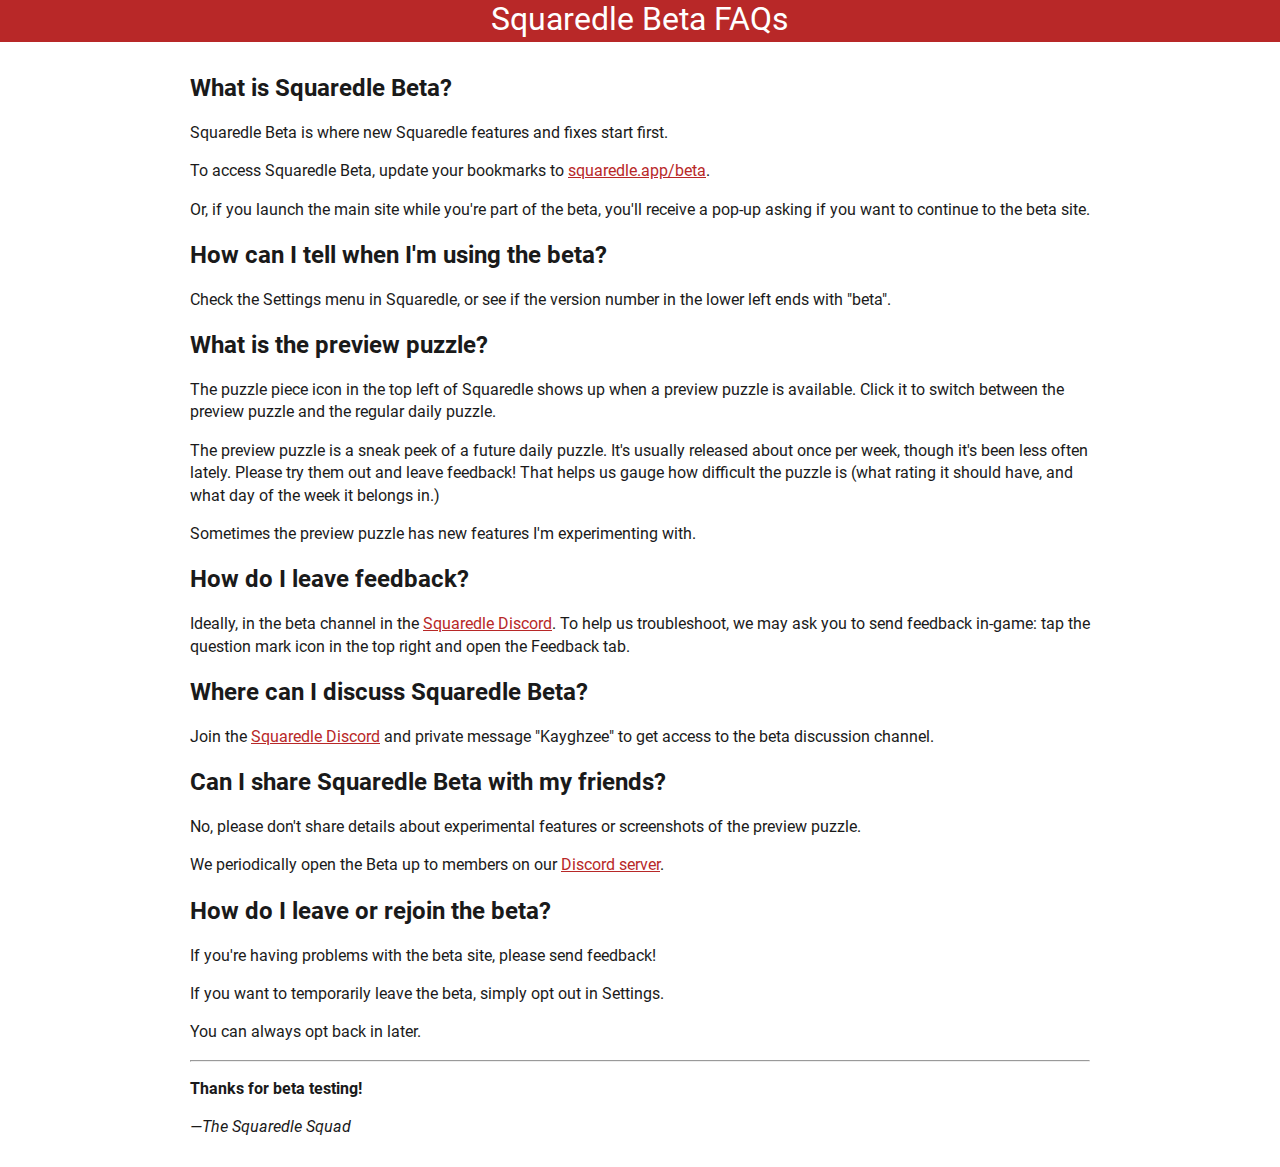
<file: 4-13-25/beta-faqs.html>
<!doctype html>
<html lang="en-US">
<head>
<title>Squaredle | Beta FAQs</title>
<link rel="icon" href="icons/favicon.svg" type="image/svg+xml">

<meta name="viewport" content="width=device-width, initial-scale=1">
<meta name="theme-color" content="#b82828">
<meta name="color-scheme" content="dark light">

<meta name="robots" content="noindex">

<link rel="stylesheet" href="article.css">

<body>

<header>
  <a href="beta/index.htm">Squaredle Beta FAQs</a>
</header>

<div id="outerContainer">

<main class="primaryContent">
  <h2>What is Squaredle Beta?</h2>
  <p>Squaredle Beta is where new Squaredle features and fixes start first.</p>
  <p>To access Squaredle Beta, update your bookmarks to
    <a href="beta/index.htm">squaredle.app/beta</a>.</p>
  <p>Or, if you launch the main site while you're part of the beta, you'll receive
    a pop-up asking if you want to continue to the beta site.</p>
  <h2>How can I tell when I'm using the beta?</h2>
  <p>Check the Settings menu in Squaredle, or see if the version number in the
    lower left ends with "beta".</p>
  <h2>What is the preview puzzle?</h2>
  <p>The puzzle piece icon in the top left of Squaredle shows up when a preview
    puzzle is available. Click it to switch between the preview puzzle and the
    regular daily puzzle.</p>
  <p>The preview puzzle is a sneak peek of a future daily puzzle. It's usually
    released about once per week, though it's been less often lately.
    Please try them out and leave feedback! That
    helps us gauge how difficult the puzzle is (what rating it should have, and
    what day of the week it belongs in.)</p>
  <p>Sometimes the preview puzzle has new features I'm experimenting with.</p>
  <h2>How do I leave feedback?</h2>
  <p>Ideally, in the beta channel in the
    <a href="https://discord.gg/Pkad9p4rsq" target="_blank">Squaredle Discord</a>.
    To help us troubleshoot,
    we may ask you to send feedback in-game: tap the question mark icon in the
    top right and open the Feedback tab.</p>
  <h2>Where can I discuss Squaredle Beta?</h2>
  <p>Join the
    <a href="https://discord.gg/Pkad9p4rsq" target="_blank">Squaredle Discord</a>
    and private message "Kayghzee" to get access to the beta discussion
    channel.
  </p>
  <h2>Can I share Squaredle Beta with my friends?</h2>
  <p>No, please don't share details about experimental features or screenshots of
    the preview puzzle.</p>
  <p>We periodically open the Beta up to members on our
    <a href="https://discord.gg/Pkad9p4rsq" target="_blank">Discord server</a>.
  </p>
  <h2>How do I leave or rejoin the beta?</h2>
  <p>If you're having problems with the beta site, please send feedback!</p>
  <p>If you want to temporarily leave the beta, simply opt out in Settings.</p>
  <p>You can always opt back in later.</p>

  <hr>
  <p><strong>Thanks for beta testing!</strong></p>
  <p><em>&mdash;The Squaredle Squad</em></p>
</main>

</div></body>
</head></html>
</file>
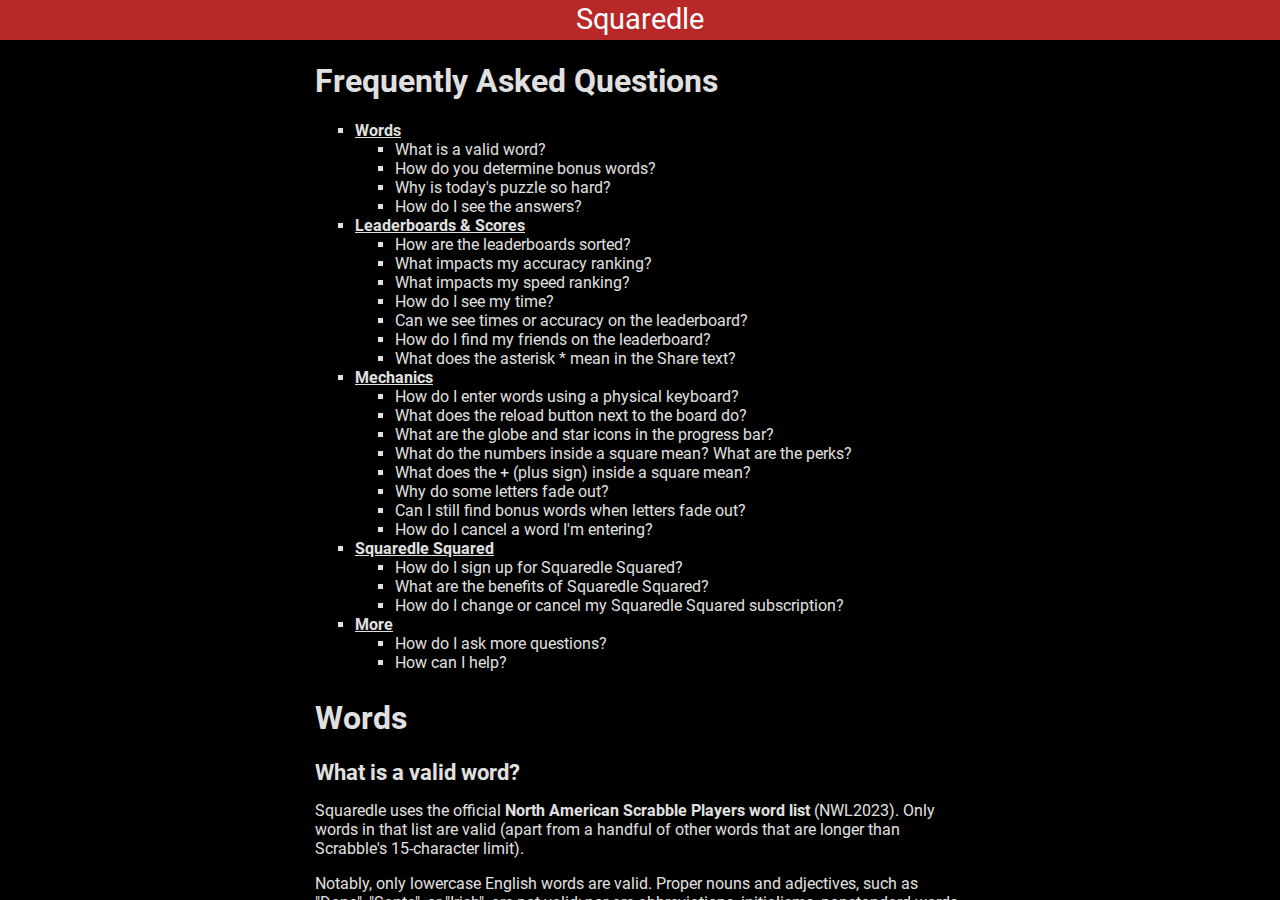
<file: 4-13-25/faqs.html>
<!doctype html>
<html lang="en-US">
<head>
<title>Squaredle | Frequently Asked Questions</title>
<link rel="stylesheet" href="style.css">
<link rel="icon" href="icons/favicon.svg" type="image/svg+xml">

<meta name="viewport" content="width=device-width, initial-scale=1">

<!-- Response is fresh for 1 day, can be used for 7 days when revalidating in
  the background -->
<meta http-equiv="Cache-Control" content="max-age=86400, stale-while-revalidate=604800">

<style>
  header a {
    color: var(--high-contrast) !important;
    text-decoration: none;
  }
  #outerContainer {
    overflow: auto;
  }
  #outerContainer > main {
    max-width: 650px;
    display: block;
    font-size: 1rem;
    overflow: visible;
    padding: 0 1em;
  }
  #outerContainer > main[hidden] {
    display: none;
  }
  .backToTop {
    font-size: 80%;
  }
  #toc a {
    color: unset !important;
    text-decoration: none;
  }
  #toc > li > a {
    font-weight: bold;
    text-decoration: underline;
  }
  a:not([href]) {
    color: unset !important;
  }
  h2 {
    font-size: 2em;
      margin-bottom: 0.5em;
  }
  h3 {
    font-size: 1.4em;
      margin-bottom: 0.5em;
  }
</style>

<body>
<svg xmlns="http://www.w3.org/2000/svg" width="0" height="0" style="position:absolute">
  <defs>
    <symbol id="icon-squared" style="fill: gold" viewbox="0 0 24 24">
      <rect height="9" width="9" x="2" y="2"></rect>
      <rect height="9" width="9" x="14" y="2"></rect>
      <rect height="9" width="9" x="2" y="14"></rect>
      <rect height="9" width="9" x="14" y="14"></rect>
    </symbol>
    <symbol id="icon-star" viewbox="0 0 24 24">
      <path d="M12,17.27L18.18,21L16.54,13.97L22,9.24L14.81,8.62L12,2L9.19,8.62L2,9.24L7.45,13.97L5.82,21L12,17.27Z"></path>
    </symbol>
  </defs>
</svg>

<!-- Header bar -->

<header>
  <div class="primaryContent">
    <div class="headerTopButton left">
    </div>
    <span id="title"><a href="index.htm">Squaredle</a></span>
    <div></div>
  </div>
</header>

<!-- Main content area -->

<div id="outerContainer">

<main class="primaryContent" hidden="">
  <a name="top"></a>
  <h1>Frequently Asked Questions</h1>

  <ul id="toc"></ul>

  <h2>Words</h2>

  <h3>What is a valid word?</h3>
  <p>
    Squaredle uses the official <strong>North American
    Scrabble Players word list</strong> (NWL2023). Only words in that list are
    valid (apart from a handful of other words that are longer than Scrabble's
    15-character limit).
  </p>

  <p>
    Notably, only lowercase English words are valid.
    Proper nouns and
    adjectives, such as "Dane", "Santa", or "Irish", are not valid; nor are
    abbreviations, initialisms, nonstandard words, or hyphenated words.
    Prefixes, suffixes, and parts of of multi-word terms (e.g. "diem" from "per
    diem") are also invalid, unless they're found in NWL2023 as standalone
    words.
  </p>

  <p>
    You might see some words in Squaredle that look like proper nouns &mdash;
    that means they're valid lowercase words, e.g. fine <em>china</em> or a
    <em>panama</em> hat.
  </p>
  <a href="#top" class="backToTop">back to top</a>
<h3>How do you determine bonus words?</h3>
<p>It's often a judgment call.</p>

<p>
  We start from an American English word frequency list, so infrequently used
  words are typically bonus words. We also check a few dictionaries to see if
  words are categorized as dialectical, archaic, or obsolete. Finally, we use
  our
  judgment, our own experiences, and comments from friends and the Squaredle
  community to determine whether enough people are aware of a word to make it
  required, including a voting system in our
  <a href="https://discord.gg/Pkad9p4rsq">Discord chat server</a>.
</p>

<p>We try to err on the side of "bonus word", since if you don't know a required word, you have to brute-force the puzzle to find it &mdash; which isn't very fun.</p>

<p>
  Read more about our thought process in
  <a href="https://blog.squaredle.app/making-of-squaredle">
    The Making of a Squaredle</a>.
</p>
<a href="#top" class="backToTop">back to top</a>
<h3>Why is today's puzzle so hard?</h3>
<p>We try to publish the easiest puzzles on Mondays and the hardest on Fridays. But our difficulty rating is a "guesstimate" &mdash; the puzzle might be easier or harder than the number of stars would suggest.</p>

<p>Having trouble? Twelve hours after each puzzle releases, you can enable hints in the word list &mdash; these will show you the alphabetical order of the words you're missing, as well as their starting letter(s).</p>
<a href="#top" class="backToTop">back to top</a>
<h3>How do I see the answers?</h3>
<p>Regular daily puzzles: You can find the answers tomorrow by opening the word list (tap the word count at the top) and tapping the "Yesterday" tab.</p>
<p>An "end puzzle" option is coming soon.</p>

<p>Special puzzles: Answers are coming soon!</p>
<a href="#top" class="backToTop">back to top</a>
<h2>Leaderboards & Scores</h2>
<h3>How are the leaderboards sorted?</h3>
<p>The leaderboards are sorted by word count, then by one of 3 tie breakers you can choose: bonus word count, accuracy, or speed.</p>

<p>After that, ties are broken based on who completed the puzzle earlier.</p>
<a href="#top" class="backToTop">back to top</a>
<h3>What impacts my accuracy ranking?</h3>
<p>
  Your accuracy is the number of
  <strong>required words</strong> you've found, divided by the total number of
  <strong>required words</strong> and <strong>non-words</strong> you've
  submitted.
</p>

<p>Only "Not a word" and "Not a word: proper noun" hurt your accuracy score. "Too short", "Already found", and bonus words don't impact your accuracy.</p>

<p>Entering the same non-word again DOES count against your accuracy again.</p>
<a href="#top" class="backToTop">back to top</a>
<h3>What impacts my speed ranking?</h3>
<p>Your personal stopwatch runs whenever the game is visible unless a pop-up is open. You can pause the stopwatch by opening a pop-up, hiding the browser tab, minimizing the browser, or putting your device to sleep.</p>
<a href="#top" class="backToTop">back to top</a>
<h3>How do I see my time?</h3>
<p>Enable the timer in Settings to show your game time below the game board.</p>
<a href="#top" class="backToTop">back to top</a>
<h3>Can we see times or accuracy on the leaderboard?</h3>
<p>No, sorry. We've heard from many players that they don't want their time or accuracy to be shared with other players.</p>
<a href="#top" class="backToTop">back to top</a>
<h3>How do I find my friends on the leaderboard?</h3>
<p>
  You can star <svg class="inline-icon"><use href="#icon-star"></use></svg>
  someone on the leaderboard to follow them. You'll see their scores even when they're not in the top 500, and you can see them in one place by switching your view from Global to Favorites.</p>

<p>If you can't find your friends on the leaderboard, ask them for their link! Tap "Compare with friends" to find your own link at the bottom of the leaderboard. When someone opens your link, their device will automatically favorite you in the leaderboard so they can find you.</p>
<p>When you open someone else's link, you'll automatically favorite them.</p>

<p>We're working on making finding friends easier. Stay tuned!</p>
<a href="#top" class="backToTop">back to top</a>

<h3>What does the asterisk * mean in the Share text?</h3>
<p>An <strong>asterisk</strong> * next to your word count means you solved the puzzle without using any hints or reveals from the word list. Nice job!</p>
<a href="#top" class="backToTop">back to top</a>

<h2>Mechanics</h2>
<h3>How do I enter words using a physical keyboard?</h3>
<p>Just type out the word and press &lt;<code>Enter</code>&gt;. The grid will adjust to select the right letters to form your word.</p>
<p>Use &lt;<code>Backspace</code>&gt; to delete a letter.</p>
<p>The &lt;<code>Space&nbsp;bar</code>&gt; toggles between squares that have the same letter, if you're a visual thinker.</p>
<a href="#top" class="backToTop">back to top</a>

<h3>What does the reload button next to the board do?</h3>
<p>It's actually a rotate button. Try it! It won't reset your game.</p>
<a href="#top" class="backToTop">back to top</a>
<h3>What are the globe and star icons in the progress bar?</h3>
<p>The globe represents the current average progress in today's puzzle by all players.</p>

<p>The star shows when you'll receive the next perk.</p>
<a href="#top" class="backToTop">back to top</a>
<h3>What do the numbers inside a square mean? What are the perks?</h3>
<p>Each day, you start with a fresh board. As you earn points, you earn perks for that day's puzzle:</p>

<ol>
  <li>
    Squares show a number in the bottom left corner representing how many words
    <strong>start with that square</strong>.
  </li>
  <li>
    Squares show a number in the bottom right corner representing how many words
    <strong>include that square</strong> (anywhere in the word).
  </li>
  <li>
    Hints are unlocked in the <strong>word list</strong>, letting you sort your
    missing words alphabetically and see their starting letter.
  </li>
</ol>
<a href="#top" class="backToTop">back to top</a>

<h3>What does the + (plus sign) inside a square mean?</h3>
<p>
  In larger puzzles, a <strong>+</strong> just means there are 10 or more
  words that start with (or use) that square &mdash; too many to fit in a small
  space!
</p>
<a href="#top" class="backToTop">back to top</a>

<h3>Why do some letters fade out?</h3>
<p>Squares fade out when they're no longer used in any required words. You can safely ignore those squares, unless you're looking for bonus words!</p>
<a href="#top" class="backToTop">back to top</a>
<h3>Can I still find bonus words when letters fade out?</h3>
<p>Yes, faded out letters can still be used to find bonus words. They're just a bit harder to select; you need to drag over the very center part of the square.</p>
<a href="#top" class="backToTop">back to top</a>
<h3>How do I cancel a word I'm entering?</h3>
<p>Swipe up to the top of the page to quickly cancel your word without impacting your accuracy.</p>

<p>On a physical keyboard, press the <code>Esc</code> key.</p>
<a href="#top" class="backToTop">back to top</a>
<h2>Squaredle Squared</h2>
<h3>How do I sign up for Squaredle Squared?</h3>
<p>Sign up for a <a href="index.htm#premiumSignup">monthly or annual membership</a> with a credit card, Apple Pay, Google Pay, or PayPal.</p>
<p>
  If you'd like to support Squaredle by paying more for your membership &mdash;
  $6/month or more &mdash; you can also sign up for Squaredle Squared via
  <a href="https://ko-fi.com/squaredle/tiers">Ko-fi Memberships</a>.
  Select the "Square" tier or higher. This also gives you access to
  the Beta!
</p>
<a href="#top" class="backToTop">back to top</a>

<h3>What are the benefits of Squaredle Squared?</h3>
<ul>
  <li>Remove ads.</li>
  <li>Play the archive: Play any daily puzzle from the past, dating back to March 6, 2022. You can also replay a puzzle from scratch for more replayability!</li>
  <li>Weekly specials: A new subscriber-only puzzle is released every Monday. These puzzles are only available for one week &mdash; there's no archive. Get them while they're hot!</li>
  <li>More theme options: Choose the font for the board.</li>
  <li>Unlock perks faster: Get access to hints (red and white numbers on the board, hints in the word list) earlier in each puzzle. This is optional and can be disabled in Settings.</li>
  <li>Reveal 4 words every day: You can reveal a 4, 5, or 6-letter word, four times per puzzle.</li>
  <li>
    Premium icon
    <svg class="inline-icon"><use href="#icon-squared"></use></svg>
    next to your leaderboard scores.
  </li>
  <li>45&deg; board rotation. This is an in-between rotation that can help you see the grid in a new light.</li>
  <li>Support development &amp; hosting costs of Squaredle. We've been able to invest revenues from Squaredle Squared memberships into a more robust server and tools for development and testing, helping us verify  that the game works well on a range of devices.</li>
</ul>
<a href="#top" class="backToTop">back to top</a>

<h3>How do I change or cancel my Squaredle Squared subscription?</h3>
<p>
  Most subscribers can manage their subscription or cancel auto-renewal in the
  Squared section at the bottom of
  <a href="index.htm#settings" target="_blank">the Settings window</a>.
</p>
<p>
  Make sure you're signed in to the correct account, or your subscription won't
  show up.
</p>
<p>
  If you need help canceling your subscription, please
  <a href="index.htm#feedback" target="_blank">submit feedback</a>
  and be sure to include your email address.
</p>
<a href="#top" class="backToTop">back to top</a>

<h2>More</h2>
<h3>How do I ask more questions?</h3>
<p>
  If you've read this far, you must really like Squaredle! Join our
  <a href="https://discord.gg/Pkad9p4rsq">chat community in Discord</a> for free
  to talk with the Squad and fellow players about all things Squaredle.
</p>
<p>
  You can also ask a question privately by
  <a href="index.htm#feedback">submitting feedback</a>.
</p>
<a href="#top" class="backToTop">back to top</a>
<h3>How can I help?</h3>
<p>
  <strong>Most importantly: Tell your friends about Squaredle!</strong>
</p>

<p>
  Please <a href="index.htm#feedback">submit feedback</a>
  if you have suggestions, ideas, bug reports or questions. We read every
  comment!
</p>

<p>
  Support the server by signing up for
  <a href="index.htm#premiumSignup">Squaredle Squared</a>,
  the premium membership that lets you play puzzles from the archive and more.
  Or, <a href="https://ko-fi.com/squaredle">donate directly to Squaredle</a>.
</p>

<p><a href="https://merch.squaredle.app">Official merch
    for sale!</a> Comfy shirts &amp; hoodies and beautiful, nerdy mugs.</p>

<p>We're privileged to have a "Squaredle Squad" consisting of real players who
  work hard to improve the game. So your support means a lot to all of us!</p>

<a href="#top" class="backToTop">back to top</a>

<p>
  <a href="index.htm" class="backToTop">Squaredle.app</a>
</p>

</main>

<script src="faqs.js"></script>

</div></body>
</head></html>
</file>
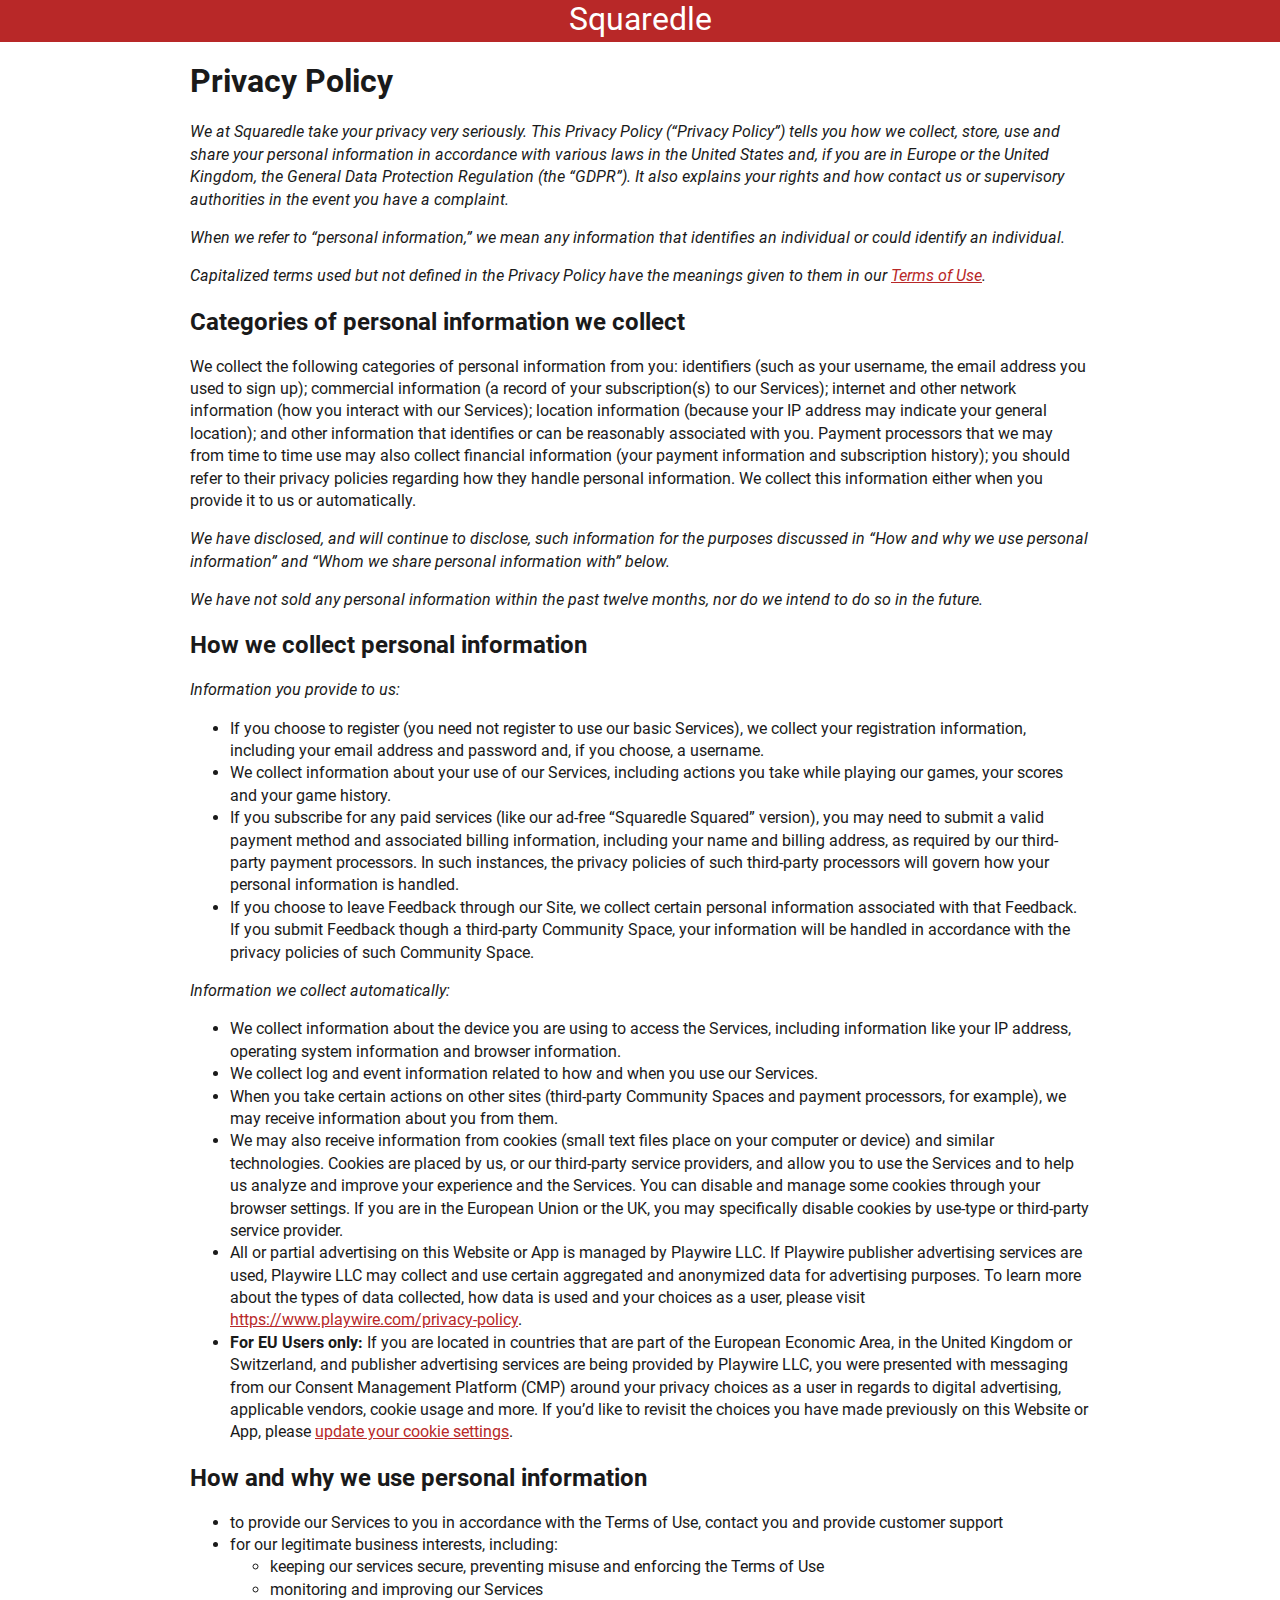
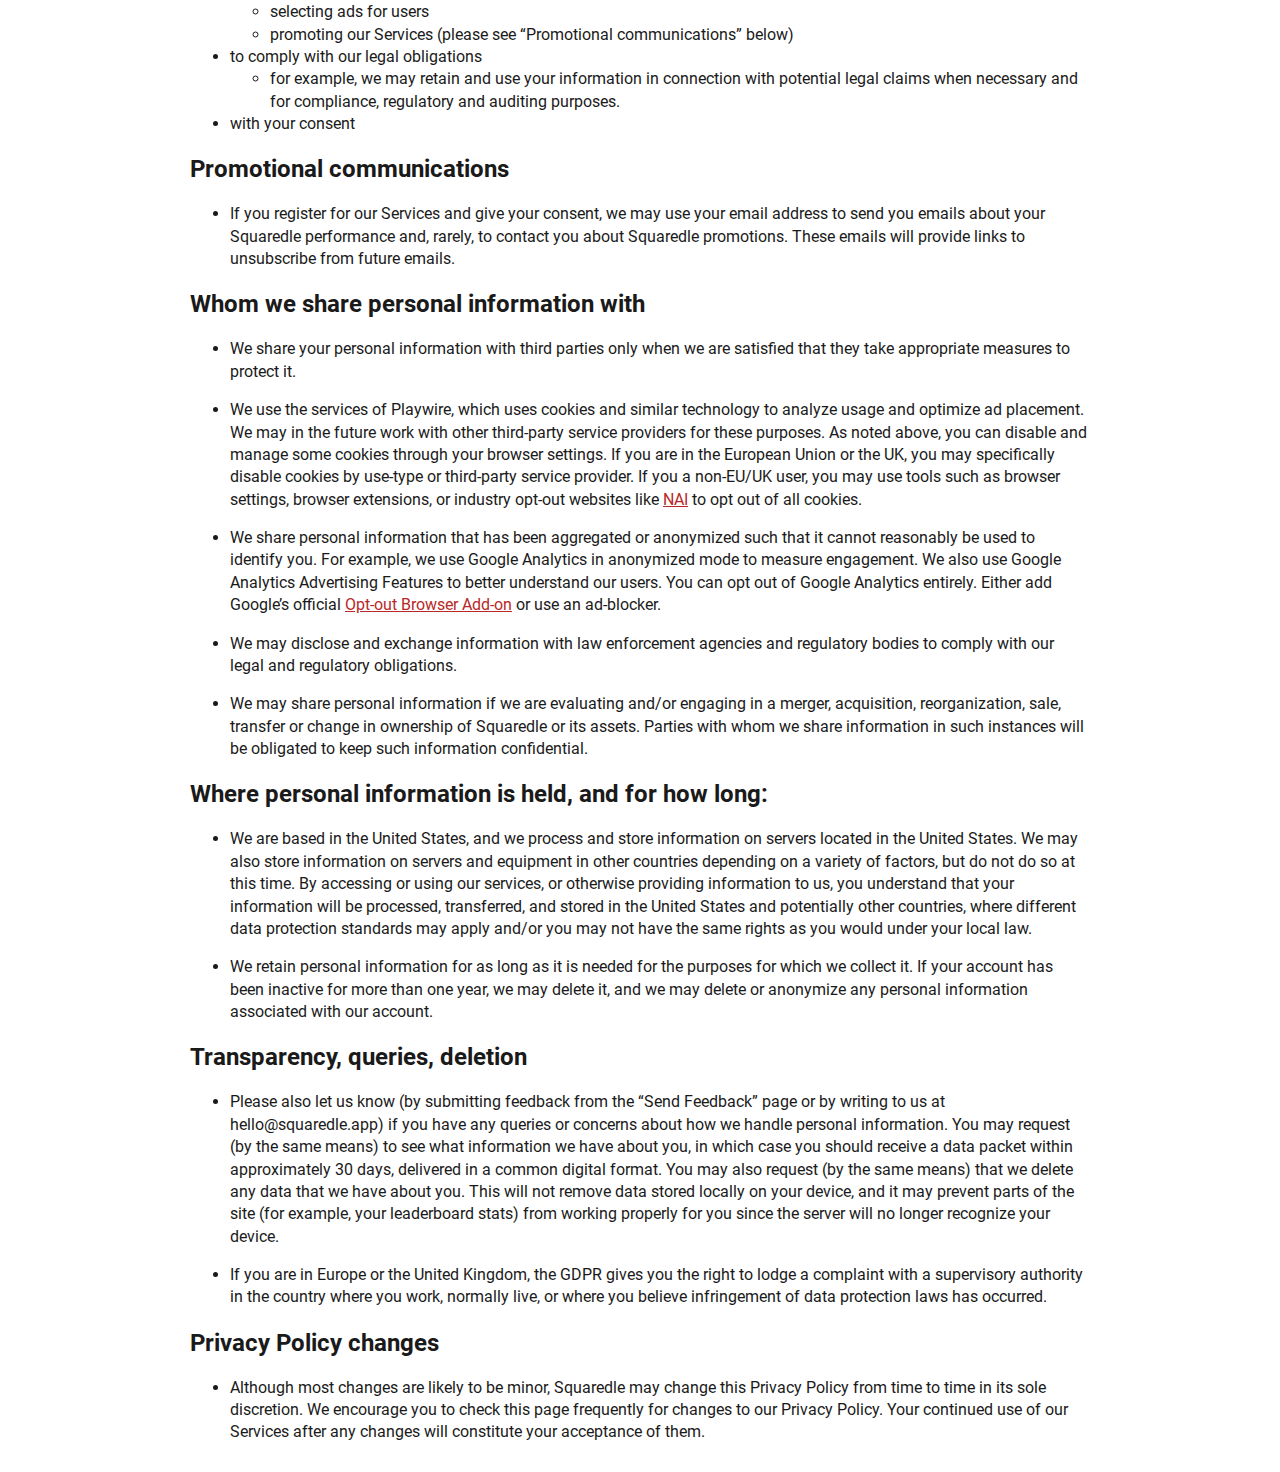
<file: 4-13-25/privacy.html>
﻿<!doctype html>
<html lang="en-US">
<head>
<meta charset="utf-8">
<title>Squaredle | Privacy Policy</title>

<meta name="viewport" content="width=device-width, initial-scale=1">

<link rel="icon" href="icons/favicon.svg" type="image/svg+xml">
<meta name="theme-color" content="#b82828">
<meta name="color-scheme" content="dark light">

<link rel="stylesheet" href="article.css">

<body>

<header>
 <a href="index.htm">Squaredle</a>
</header>

<main>

<h1>Privacy Policy</h1>

<p><em>We at Squaredle take your privacy very seriously. This Privacy Policy (“Privacy Policy”) tells you how we collect, store, use and share your personal information in accordance with various laws in the United States and, if you are in Europe or the United Kingdom, the General Data Protection Regulation (the “GDPR”). It also explains your rights and how contact us or supervisory authorities in the event you have a complaint.</em></p>

<p><em>When we refer to “personal information,” we mean any information that identifies an individual or could identify an individual.</em></p>

<p><em>Capitalized terms used but not defined in the Privacy Policy have the meanings given to them in our <a href="terms.html">Terms of Use</a>.</em></p>

<h2>Categories of personal information we collect</h2>

<p>We collect the following categories of personal information from you: identifiers (such as your username, the email address you used to sign up); commercial information (a record of your subscription(s) to our Services); internet and other network information (how you interact with our Services); location information (because your IP address may indicate your general location); and other information that identifies or can be reasonably associated with you. Payment processors that we may from time to time use may also collect financial information (your payment information and subscription history); you should refer to their privacy policies regarding how they handle personal information. We collect this information either when you provide it to us or automatically.</p>

<p><em>We have disclosed, and will continue to disclose, such information for the purposes discussed in “How and why we use personal information” and “Whom we share personal information with” below.</em></p>

<p><em>We have not sold any personal information within the past twelve months, nor do we intend to do so in the future.</em></p>

<h2>How we collect personal information</h2>

<p><em>Information you provide to us:</em></p>

<ul>
  <li>If you choose to register (you need not register to use our basic Services), we collect your registration information, including your email address and password and, if you choose, a username.</li>
  <li>We collect information about your use of our Services, including actions you take while playing our games, your scores and your game history.</li>
  <li>If you subscribe for any paid services (like our ad-free “Squaredle Squared” version), you may need to submit a valid payment method and associated billing information, including your name and billing address, as required by our third-party payment processors. In such instances, the privacy policies of such third-party processors will govern how your personal information is handled.</li>
  <li>If you choose to leave Feedback through our Site, we collect certain personal information associated with that Feedback. If you submit Feedback though a third-party Community Space, your information will be handled in accordance with the privacy policies of such Community Space.</li>
</ul>

<p><em>Information we collect automatically:</em></p>

<ul>
  <li>We collect information about the device you are using to access the Services, including information like your IP address, operating system information and browser information.</li>
  <li>We collect log and event information related to how and when you use our Services.</li>
  <li>When you take certain actions on other sites (third-party Community Spaces and payment processors, for example), we may receive information about you from them.</li>
  <li>We may also receive information from cookies (small text files place on your computer or device) and similar technologies. Cookies are placed by us, or our third-party service providers, and allow you to use the Services and to help us analyze and improve your experience and the Services. You can disable and manage some cookies through your browser settings. If you are in the European Union or the UK, you may specifically disable cookies by use-type or third-party service provider.</li>
  <li>All or partial advertising on this Website or App is managed by Playwire LLC. If Playwire publisher advertising services are used, Playwire LLC may collect and use certain aggregated and anonymized data for advertising purposes. To learn more about the types of data collected, how data is used and your choices as a user, please visit <a href="https://www.playwire.com/privacy-policy">https://www.playwire.com/privacy-policy</a>.</li>
  <li><strong>For EU Users only:</strong> If you are located in countries
    that are part of the European Economic Area, in the United Kingdom or
    Switzerland, and publisher advertising services are being provided by
    Playwire LLC, you were presented with messaging from our Consent
    Management Platform (CMP) around your privacy choices as a user in
    regards to digital advertising, applicable vendors, cookie usage and
    more. If you’d like to revisit the choices you have made previously on
    this Website or App, please
    <a href="index.htm#privacy">update your cookie settings</a>.
  </li>
</ul>




<h2>How and why we use personal information</h2>

<ul>
  <li>to provide our Services to you in accordance with the Terms of Use, contact you and provide customer support</li>
  <li>for our legitimate business interests, including:
    <ul>
      <li>keeping our services secure, preventing misuse and enforcing the Terms of Use</li>
      <li>monitoring and improving our Services</li>
      <li>selecting ads for users</li>
      <li>promoting our Services (please see “Promotional communications” below)</li>
    </ul>
  </li>
  <li>to comply with our legal obligations
    <ul>
      <li>for example, we may retain and use your information in connection with potential legal claims when necessary and for compliance, regulatory and auditing purposes.</li>
    </ul>
  </li>
  <li>with your consent</li>
</ul>

<h2>Promotional communications</h2>

<ul>
  <li>If you register for our Services and give your consent, we may use your email address to send you emails about your Squaredle performance and, rarely, to contact you about Squaredle promotions. These emails will provide links to unsubscribe from future emails.</li>
</ul>

<h2>Whom we share personal information with</h2>

<ul>
  <li>We share your personal information with third parties only when we are satisfied that they take appropriate measures to protect it.</li>
</ul>

<ul>
  <li>We use the services of Playwire, which uses cookies and similar technology to analyze usage and optimize ad placement. We may in the future work with other third-party service providers for these purposes. As noted above, you can disable and manage some cookies through your browser settings. If you are in the European Union or the UK, you may specifically disable cookies by use-type or third-party service provider. If you a non-EU/UK user, you may use tools such as browser settings, browser extensions, or industry opt-out websites like <a href="https://optout.networkadvertising.org/?c=1">NAI</a> to opt out of all cookies.</li>
</ul>

<ul>
  <li>We share personal information that has been aggregated or anonymized such that it cannot reasonably be used to identify you. For example, we use Google Analytics in anonymized mode to measure engagement. We also use Google Analytics Advertising Features to better understand our users. You can opt out of Google Analytics entirely. Either add Google’s official <a href="https://tools.google.com/dlpage/gaoptout">Opt-out Browser Add-on</a> or use an ad-blocker.</li>
</ul>

<ul>
  <li>We may disclose and exchange information with law enforcement agencies and regulatory bodies to comply with our legal and regulatory obligations.</li>
</ul>

<ul>
  <li>We may share personal information if we are evaluating and/or engaging in a merger, acquisition, reorganization, sale, transfer or change in ownership of Squaredle or its assets. Parties with whom we share information in such instances will be obligated to keep such information confidential.</li>
</ul>

<h2>Where personal information is held, and for how long:</h2>	

<ul>
  <li>We are based in the United States, and we process and store information on servers located in the United States. We may also store information on servers and equipment in other countries depending on a variety of factors, but do not do so at this time. By accessing or using our services, or otherwise providing information to us, you understand that your information will be processed, transferred, and stored in the United States and potentially other countries, where different data protection standards may apply and/or you may not have the same rights as you would under your local law.</li>
</ul>	

<ul>
  <li>We retain personal information for as long as it is needed for the purposes for which we collect it. If your account has been inactive for more than one year, we may delete it, and we may delete or anonymize any personal information associated with our account.</li>
</ul>

<h2>Transparency, queries, deletion</h2>

<ul>
  <li>Please also let us know (by submitting feedback from the “Send Feedback” page or by writing to us at hello@squaredle.app) if you have any queries or concerns about how we handle personal information. You may request (by the same means) to see what information we have about you, in which case you should receive a data packet within approximately 30 days, delivered in a common digital format. You may also request (by the same means) that we delete any data that we have about you. This will not remove data stored locally on your device, and it may prevent parts of the site (for example, your leaderboard stats) from working properly for you since the server will no longer recognize your device.</li>
</ul>

<ul>
  <li>If you are in Europe or the United Kingdom, the GDPR gives you the right to lodge a complaint with a supervisory authority in the country where you work, normally live, or where you believe infringement of data protection laws has occurred.</li>
</ul>

<h2>Privacy Policy changes</h2>

<ul>
  <li>Although most changes are likely to be minor, Squaredle may change this Privacy Policy from time to time in its sole discretion. We encourage you to check this page frequently for changes to our Privacy Policy. Your continued use of our Services after any changes will constitute your acceptance of them.</li>
</ul>

</main>
</body>
</head></html>
</file>
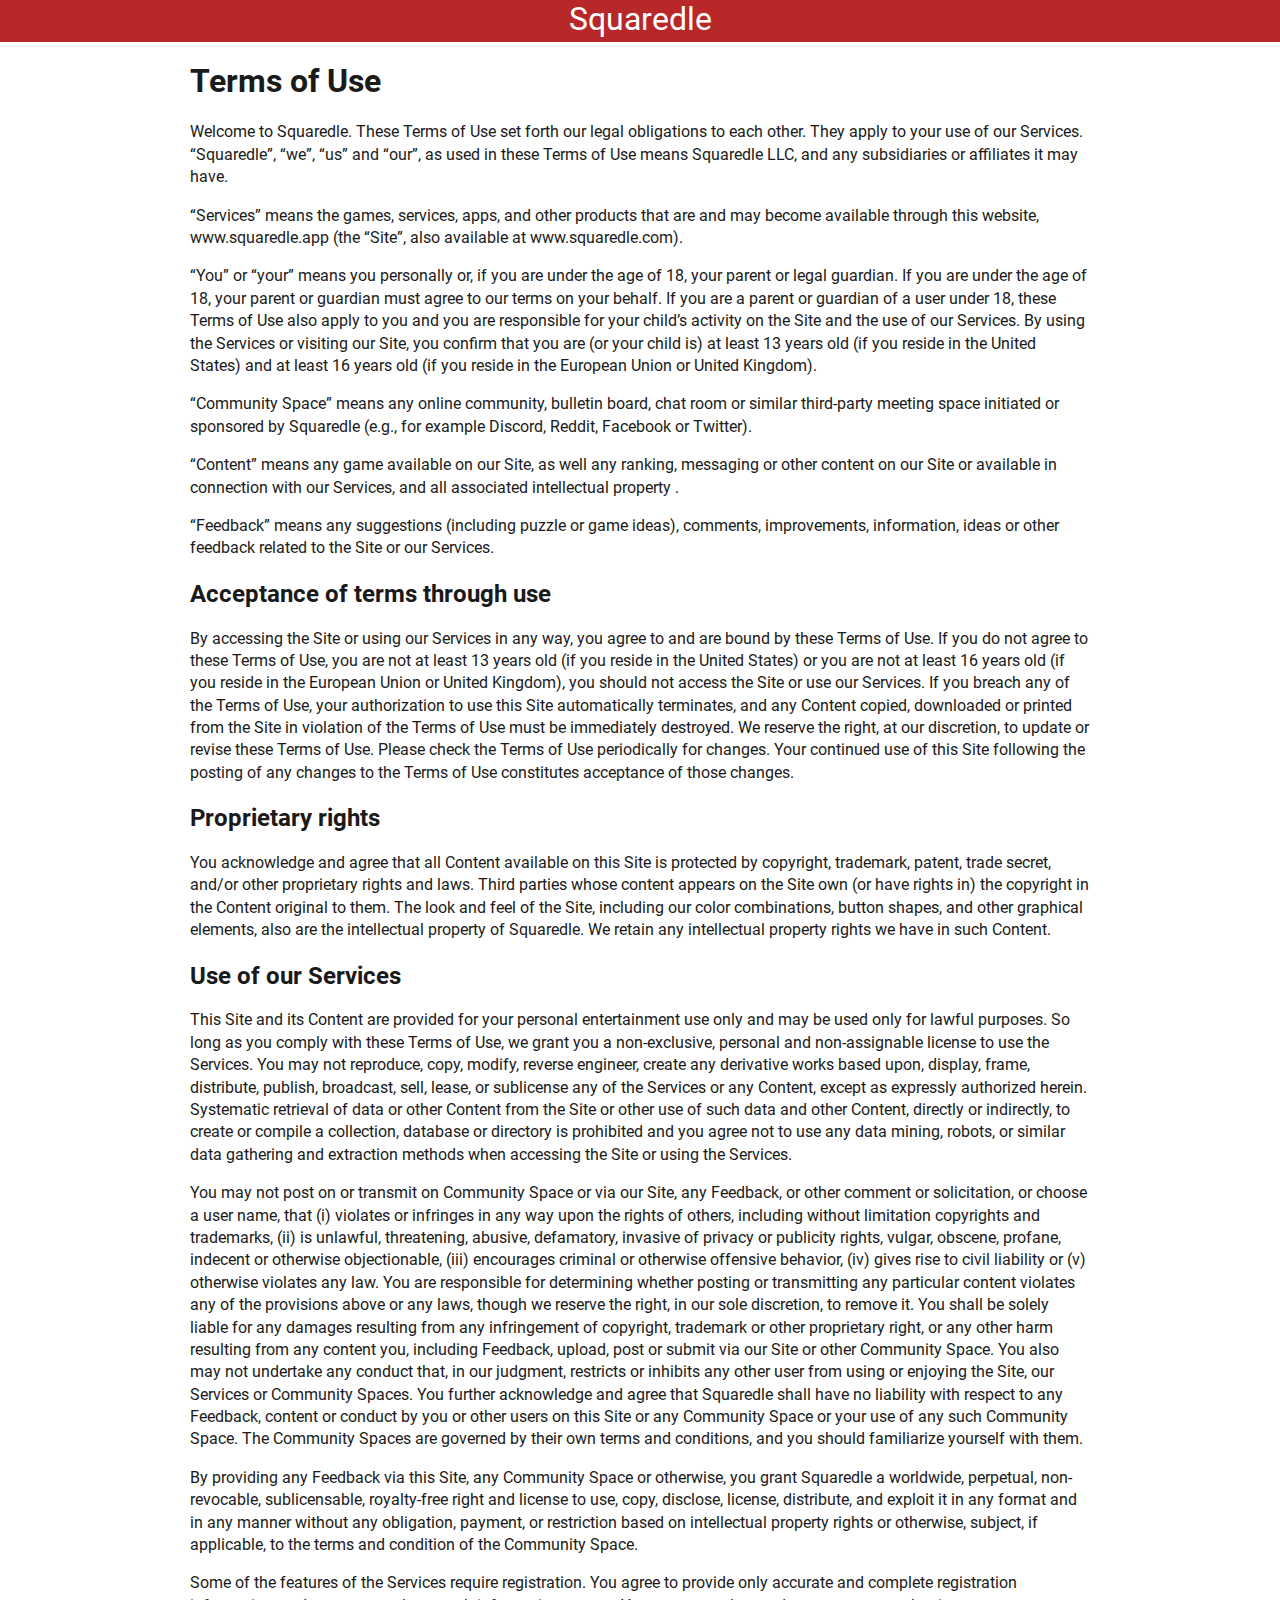
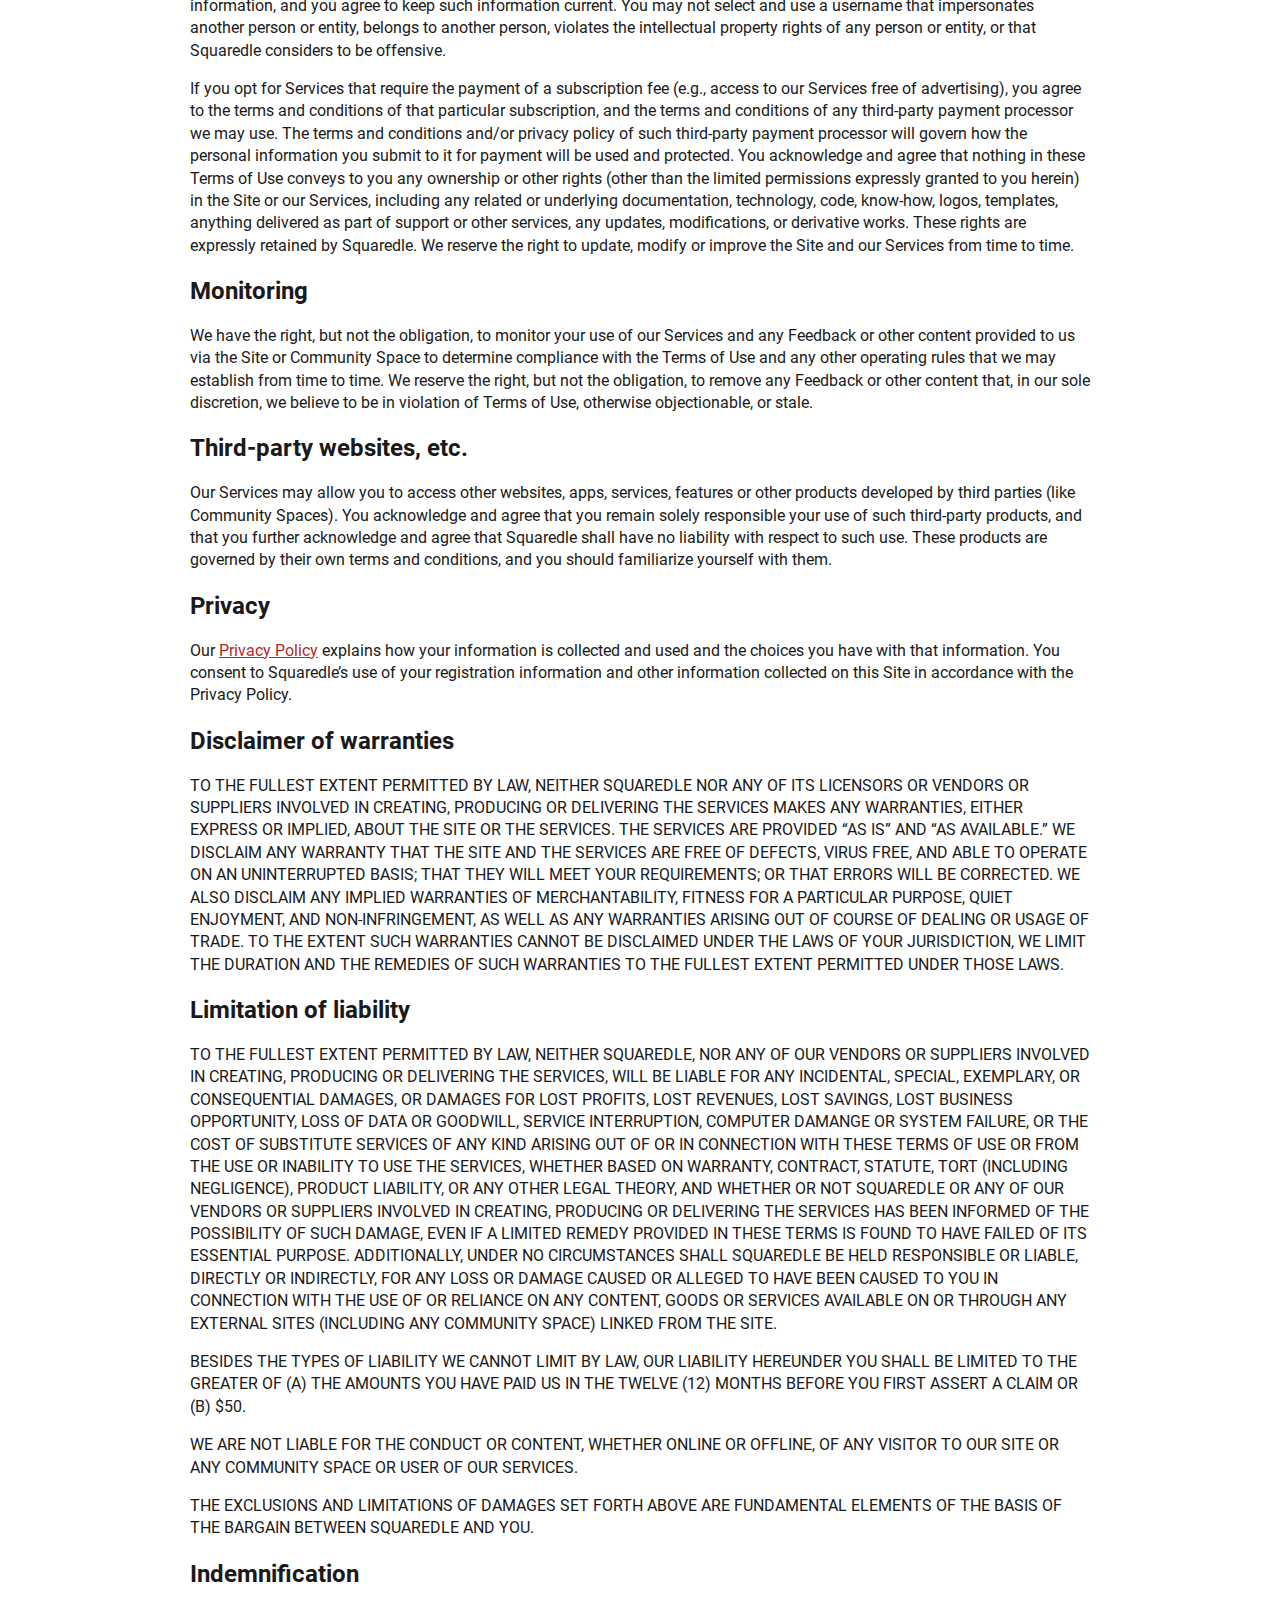
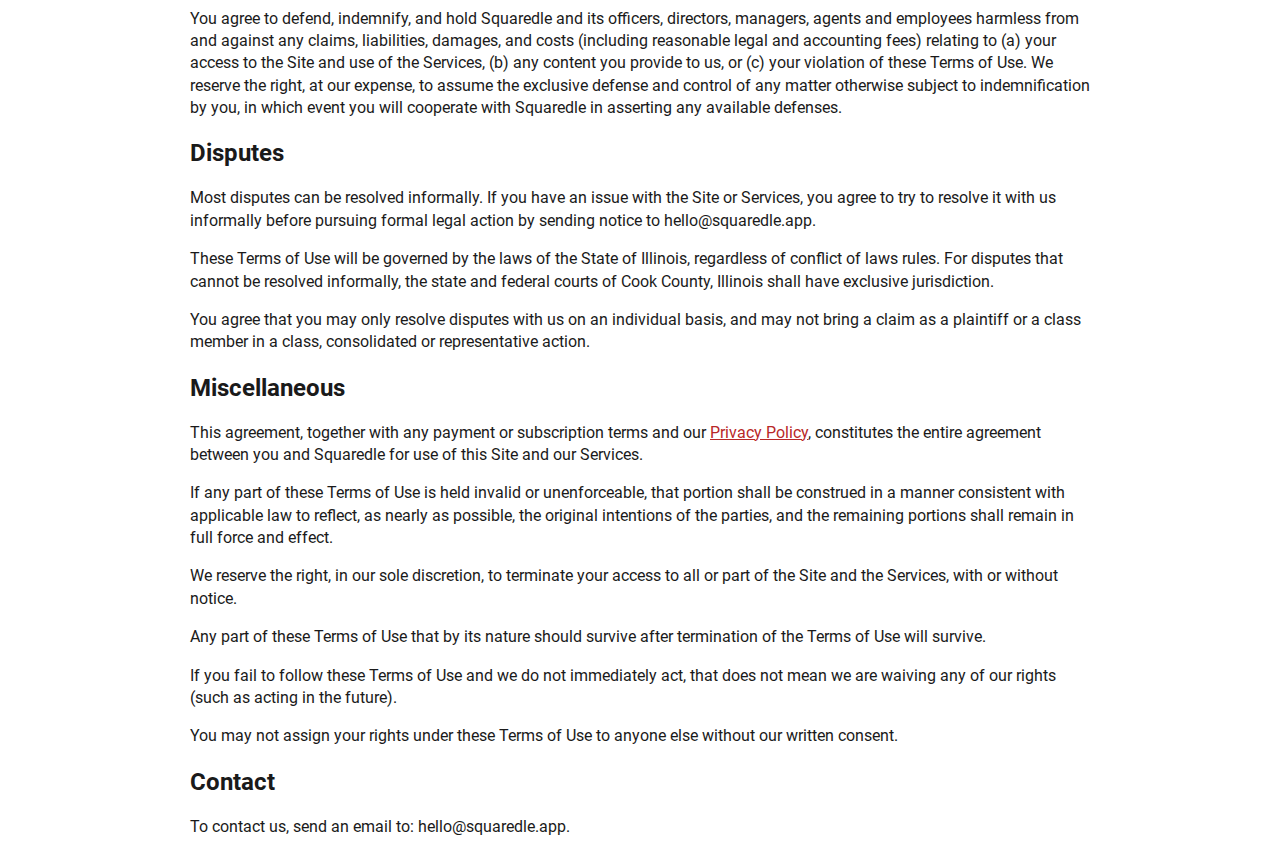
<file: 4-13-25/terms.html>
﻿<!doctype html>
<html lang="en-US">
<head>
<meta charset="utf-8">
<title>Squaredle | Terms of Use</title>

<meta name="viewport" content="width=device-width, initial-scale=1">

<link rel="icon" href="icons/favicon.svg" type="image/svg+xml">
<meta name="theme-color" content="#b82828">
<meta name="color-scheme" content="dark light">

<link rel="stylesheet" href="article.css">

<body>

<header>
  <a href="index.htm">Squaredle</a>
</header>

<main>
<h1>Terms of Use</h1>

<p>Welcome to Squaredle.  These Terms of Use set forth our legal obligations to each other.  They apply to your use of our Services.  “Squaredle”, “we”, “us” and “our”, as used in these Terms of Use means Squaredle LLC, and any subsidiaries or affiliates it may have.

</p><p>“Services” means the games, services, apps, and other products that are and may become available through this website, www.squaredle.app (the “Site”, also available at www.squaredle.com).   	

</p><p>“You” or “your” means you personally or, if you are under the age of 18, your parent or legal guardian.  If you are under the age of 18, your parent or guardian must agree to our terms on your behalf.  If you are a parent or guardian of a user under 18, these Terms of Use also apply to you and you are responsible for your child’s activity on the Site and the use of our Services.   By using the Services or visiting our Site, you confirm that you are (or your child is) at least 13 years old (if you reside in the United States) and at least 16 years old (if you reside in the European Union or United Kingdom).

</p><p>“Community Space” means any online community, bulletin board, chat room or similar third-party meeting space initiated or sponsored by Squaredle (e.g., for example Discord, Reddit, Facebook or Twitter).

</p><p>“Content” means any game available on our Site, as well any ranking, messaging or other content on our Site or available in connection with our Services, and all associated intellectual property .

</p><p>“Feedback” means any suggestions (including puzzle or game ideas), comments, improvements, information, ideas or other feedback related to the Site or our Services.
</p><h2>Acceptance of terms through use</h2>
<p>By accessing the Site or using our Services in any way, you agree to and are bound by these Terms of Use. If you do not agree to these Terms of Use, you are not at least 13 years old (if you reside in the United States) or you are not at least 16 years old (if you reside in the European Union or United Kingdom), you should not access the Site or use our Services.  If you breach any of the Terms of Use, your authorization to use this Site automatically terminates, and any Content copied, downloaded or printed from the Site in violation of the Terms of Use must be immediately destroyed.   We reserve the right, at our discretion, to update or revise these Terms of Use.  Please check the Terms of Use periodically for changes.  Your continued use of this Site following the posting of any changes to the Terms of Use constitutes acceptance of those changes.
</p><h2>Proprietary rights</h2>
<p>You acknowledge and agree that all Content available on this Site is protected by copyright, trademark, patent, trade secret, and/or other proprietary rights and laws.   Third parties whose content appears on the Site own (or have rights in) the copyright in the Content original to them.  The look and feel of the Site, including our color combinations, button shapes, and other graphical elements, also are the intellectual property of Squaredle.   We retain any intellectual property rights we have in such Content.
</p><h2>Use of our Services</h2>
<p>This Site and its Content are provided for your personal entertainment use only and may be used only for lawful purposes.  So long as you comply with these Terms of Use, we grant you a non-exclusive, personal and non-assignable license to use the Services.   You may not reproduce, copy, modify, reverse engineer, create any derivative works based upon, display, frame, distribute, publish, broadcast, sell, lease, or sublicense any of the Services or any Content, except as expressly authorized herein.  Systematic retrieval of data or other Content from the Site or other use of such data and other Content, directly or indirectly, to create or compile a collection, database or directory is prohibited and you agree not to use any data mining, robots, or similar data gathering and extraction methods when accessing the Site or using the Services.

</p><p>You may not post on or transmit on Community Space or via our Site, any Feedback, or other comment or solicitation, or choose a user name, that (i) violates or infringes in any way upon the rights of others, including without limitation copyrights and trademarks, (ii) is unlawful, threatening, abusive, defamatory, invasive of privacy or publicity rights, vulgar, obscene, profane, indecent or otherwise objectionable, (iii) encourages criminal or otherwise offensive behavior, (iv) gives rise to civil liability or (v) otherwise violates any law.   You are responsible for determining whether posting or transmitting any particular content violates any of the provisions above or any laws, though we reserve the right, in our sole discretion, to remove it. You shall be solely liable for any damages resulting from any infringement of copyright, trademark or other proprietary right, or any other harm resulting from any content you, including Feedback, upload, post or submit via our Site or other Community Space.  You also may not undertake any conduct that, in our judgment, restricts or inhibits any other user from using or enjoying the Site, our Services or Community Spaces.    You further acknowledge and agree that Squaredle shall have no liability with respect to any Feedback, content or conduct by you or other users on this Site or any Community Space or your use of any such Community Space.  The Community Spaces are governed by their own terms and conditions, and you should familiarize yourself with them.	
</p><p>By providing any Feedback via this Site,  any Community Space or otherwise, you grant Squaredle a worldwide, perpetual, non-revocable, sublicensable, royalty-free right and license to use, copy, disclose, license, distribute, and exploit it in any format and in any manner without any obligation, payment, or restriction based on intellectual property rights or otherwise, subject, if applicable, to the terms and condition of the Community Space.    	

</p><p>Some of the features of the Services require registration. You agree to provide only accurate and complete registration information, and you agree to keep such information current.  You may not select and use a username that impersonates another person or entity, belongs to another person, violates the intellectual property rights of any person or entity, or that Squaredle considers to be offensive.	

</p><p>If you opt for Services that require the payment of a subscription fee (e.g., access to our Services free of advertising), you agree to the terms and conditions of that particular subscription, and the terms and conditions of any third-party payment processor we may use.  The terms and conditions and/or privacy policy of such third-party payment processor will govern how the personal information you submit to it for payment will be used and protected.
You acknowledge and agree that nothing in these Terms of Use conveys to you any ownership or other rights (other than the limited permissions expressly granted to you herein) in the Site or our Services, including any related or underlying documentation, technology, code, know-how, logos, templates, anything delivered as part of support or other services, any updates, modifications, or derivative works.  These rights are expressly retained by Squaredle.   We reserve the right to update, modify or improve the Site and our Services from time to time.
</p><h2>Monitoring</h2>
<p>We have the right, but not the obligation, to monitor your use of our Services and any Feedback or other content provided to us via the Site or Community Space to determine compliance with the Terms of Use and any other operating rules that we may establish from time to time.  We reserve the right, but not the obligation, to remove any Feedback or other content that, in our sole discretion, we believe to be in violation of Terms of Use, otherwise objectionable, or stale.
</p><h2>Third-party websites, etc.</h2>
<p>Our Services may allow you to access other websites, apps, services, features or other products developed by third parties (like Community Spaces).  You acknowledge and agree that you remain solely responsible your use of such third-party products, and that you further acknowledge and agree that Squaredle shall have no liability with respect to such use.  These products are governed by their own terms and conditions, and you should familiarize yourself with them.
</p><h2>Privacy </h2>
<p>Our <a href="privacy.html">Privacy Policy</a> explains how your information is collected and used and the choices you have with that information. You consent to Squaredle’s use of your registration information and other information collected on this Site in accordance with the Privacy Policy.
</p><h2>Disclaimer of warranties</h2>
<p>TO THE FULLEST EXTENT PERMITTED BY LAW, NEITHER SQUAREDLE NOR ANY OF ITS LICENSORS OR VENDORS OR SUPPLIERS INVOLVED IN CREATING, PRODUCING OR DELIVERING THE SERVICES MAKES ANY WARRANTIES, EITHER EXPRESS OR IMPLIED, ABOUT THE SITE OR THE SERVICES.  THE SERVICES ARE PROVIDED “AS IS” AND “AS AVAILABLE.”  WE DISCLAIM ANY WARRANTY THAT THE SITE AND THE SERVICES ARE FREE OF DEFECTS, VIRUS FREE, AND ABLE TO OPERATE ON AN UNINTERRUPTED BASIS; THAT THEY WILL MEET YOUR REQUIREMENTS; OR THAT ERRORS WILL BE CORRECTED.  WE ALSO DISCLAIM ANY IMPLIED WARRANTIES OF MERCHANTABILITY, FITNESS FOR A PARTICULAR PURPOSE, QUIET ENJOYMENT, AND NON-INFRINGEMENT, AS WELL AS ANY WARRANTIES ARISING OUT OF COURSE OF DEALING OR USAGE OF TRADE.  TO THE EXTENT SUCH WARRANTIES CANNOT BE DISCLAIMED UNDER THE LAWS OF YOUR JURISDICTION, WE LIMIT THE DURATION AND THE REMEDIES OF SUCH WARRANTIES TO THE FULLEST EXTENT PERMITTED UNDER THOSE LAWS.
</p><h2>Limitation of liability</h2>
<p>TO THE FULLEST EXTENT PERMITTED BY LAW, NEITHER SQUAREDLE, NOR ANY OF OUR VENDORS OR SUPPLIERS INVOLVED IN CREATING, PRODUCING OR DELIVERING THE SERVICES, WILL BE LIABLE FOR ANY INCIDENTAL, SPECIAL, EXEMPLARY, OR CONSEQUENTIAL DAMAGES, OR DAMAGES FOR LOST PROFITS, LOST REVENUES, LOST SAVINGS, LOST BUSINESS OPPORTUNITY, LOSS OF DATA OR GOODWILL, SERVICE INTERRUPTION, COMPUTER DAMANGE OR SYSTEM FAILURE, OR THE COST OF SUBSTITUTE SERVICES OF ANY KIND ARISING OUT OF OR IN CONNECTION WITH THESE  TERMS OF USE OR FROM THE USE OR INABILITY TO USE THE SERVICES, WHETHER BASED ON WARRANTY, CONTRACT, STATUTE, TORT (INCLUDING NEGLIGENCE), PRODUCT LIABILITY, OR ANY OTHER LEGAL THEORY, AND WHETHER OR NOT SQUAREDLE OR ANY OF OUR VENDORS OR SUPPLIERS INVOLVED IN CREATING, PRODUCING OR DELIVERING THE SERVICES HAS BEEN INFORMED OF THE POSSIBILITY OF SUCH DAMAGE, EVEN IF A LIMITED REMEDY PROVIDED IN THESE TERMS IS FOUND TO HAVE FAILED OF ITS ESSENTIAL PURPOSE.   ADDITIONALLY, UNDER NO CIRCUMSTANCES SHALL SQUAREDLE BE HELD RESPONSIBLE OR LIABLE, DIRECTLY OR INDIRECTLY, FOR ANY LOSS OR DAMAGE CAUSED OR ALLEGED TO HAVE BEEN CAUSED TO YOU IN CONNECTION WITH THE USE OF OR RELIANCE ON ANY CONTENT, GOODS OR SERVICES AVAILABLE ON OR THROUGH ANY EXTERNAL SITES (INCLUDING ANY COMMUNITY SPACE) LINKED FROM THE SITE.
</p><p>BESIDES THE TYPES OF LIABILITY WE CANNOT LIMIT BY LAW, OUR LIABILITY HEREUNDER YOU SHALL BE LIMITED TO THE GREATER OF (A) THE AMOUNTS YOU HAVE PAID US IN THE TWELVE (12) MONTHS BEFORE YOU FIRST ASSERT A CLAIM OR (B) $50.
</p><p>WE ARE NOT LIABLE FOR THE CONDUCT OR CONTENT, WHETHER ONLINE OR OFFLINE, OF ANY VISITOR TO OUR SITE OR ANY COMMUNITY SPACE OR USER OF OUR SERVICES.
</p><p>THE EXCLUSIONS AND LIMITATIONS OF DAMAGES SET FORTH ABOVE ARE FUNDAMENTAL ELEMENTS OF THE BASIS OF THE BARGAIN BETWEEN SQUAREDLE AND YOU.
</p><h2>Indemnification</h2>
<p>You agree to defend, indemnify, and hold Squaredle and its officers, directors, managers, agents and employees harmless from and against any claims, liabilities, damages, and costs (including reasonable legal and accounting fees) relating to (a) your access to the Site and use of the Services, (b) any content you provide to us, or (c) your violation of these Terms of Use.   We reserve the right, at our expense, to assume the exclusive defense and control of any matter otherwise subject to indemnification by you, in which event you will cooperate with Squaredle in asserting any available defenses.
</p><h2>Disputes</h2>
<p>Most disputes can be resolved informally.   If you have an issue with the Site or Services, you agree to try to resolve it with us informally before pursuing formal legal action by sending notice to hello@squaredle.app.
</p><p>These Terms of Use will be governed by the laws of the State of Illinois, regardless of conflict of laws rules.  For disputes that cannot be resolved informally, the state and federal courts of Cook County, Illinois shall have exclusive jurisdiction.	

</p><p>You agree that you may only resolve disputes with us on an individual basis, and may not bring a claim as a plaintiff or a class member in a class, consolidated or representative action.
</p><h2>Miscellaneous</h2>
<p>This agreement, together with any payment or subscription terms and our <a href="privacy.html">Privacy Policy</a>, constitutes the entire agreement between you and Squaredle for use of this Site and our Services.
</p><p>If any part of these Terms of Use is held invalid or unenforceable, that portion shall be construed in a manner consistent with applicable law to reflect, as nearly as possible, the original intentions of the parties, and the remaining portions shall remain in full force and effect.
</p><p>We reserve the right, in our sole discretion, to terminate your access to all or part of the Site and the Services, with or without notice.
</p><p>Any part of these Terms of Use that by its nature should survive after termination of the Terms of Use will survive.
</p><p>If you fail to follow these Terms of Use and we do not immediately act, that does not mean we are waiving any of our rights (such as acting in the future).
</p><p>You may not assign your rights under these Terms of Use to anyone else without our written consent.
</p><h2>Contact</h2>
<p>To contact us, send an email to:  hello@squaredle.app.
</p>

</main>
</body>
</head></html>
</file>
<file: 4-13-25/article.css>
@font-face {
  font-family: RobotoWeb;
  src: local('Roboto'), url('fonts/Roboto-Regular.ttf');
  font-display: swap;
}

@font-face {
  font-family: RobotoWeb;
  src: local('Roboto Italic'), url('fonts/Roboto-Italic.ttf');
  font-style: italic;
  font-display: swap;
}

@font-face {
  font-family: RobotoWeb;
  src: local('Roboto Bold'), url('fonts/Roboto-Bold.ttf');
  font-weight: bold;
  font-display: swap;
}

@font-face {
  font-family: RobotoWeb;
  src: local('Roboto Bold Italic'), url('fonts/Roboto-BoldItalic.ttf');
  font-style: italic;
  font-weight: bold;
  font-display: swap;
}

html {
  color-scheme: dark light;
}

body {
  margin: 0;

  --text-on-primary-color: white;
  --opposite-text-on-primary-color: black;

  --color: #e0e0e0;
  --color-half: #707070;
  --high-contrast: #fff;
  --primary: #b82828;
  --primary-active: hsl(0, 64%, 48%);
  --primary-hover: hsl(0, 64%, 40%);
  --primary-half: rgba(184, 40, 40, 0.5);
  --primary-shaded: hsl(0, 64%, 30%);
  --secondary: hsl(180, 67%, 38%);
  --secondary-active: hsl(180, 67%, 42%);
  --secondary-hover: hsl(180, 67%, 34%);
  --background-color: #000000;
  --form-background-color: #383838;
  --form-border-color: #b0b0b0;
  --letter-background-color: #202020;

  color: var(--color);
  background-color: var(--background-color);

  font-family: RobotoWeb, Roboto, Arial, sans-serif;
}

@media (prefers-color-scheme: light) {
  body:not(.dark) {
    color-scheme: light;

    --color: #1a1a1a;
    --color-half: #8c8c8c;
    --high-contrast: #000;
    --background-color: #fff;
    --form-background-color: #ccc;
    --form-border-color: #444;
    --form-disabled-border-color: rgba(140, 140, 140, 0.3);
    --letter-background-color: #e0e0e0;
  }
}

header {
  background-color: var(--primary);
  padding-bottom: 0.25em;
}

header, header a {
  color: var(--text-on-primary-color) !important;
}

header a {
  display: block;
  text-align: center;
  text-decoration: none;
  font-size: 2em;
}

main {
  font-size: 1em;
  padding: 12px;
  max-width: 900px;
  margin: 0 auto;
}

main > h1:first-child {
  margin-top: 0.25em;
}

a, a:visited {
  color: var(--primary);
}

a:hover {
  color: var(--primary-hover);
}

a:active {
  color: var(--primary-active);
}

code {
  background-color: var(--letter-background-color);
  margin: 0 1em;
  text-align: center;
  display: block;
  font-size: 1.2em;
  padding: 0.5em;
}

p, li {
  line-height: 1.4;
}

p.img {
  text-align: center;
}

img.grid {
  /* Show 2x image at half resolution. */
  width: 280px;
  /* Don't extend past page width. */
  max-width: 100%;
}

li > dt:first-child {
  display: inline;
}
</file>
<file: 4-13-25/style.css>
body {
  --text-on-primary-color: white;
  --opposite-text-on-primary-color: black;

  --primary: #b82828;
  --primary-active: hsl(0, 64%, 48%);
  --primary-hover: hsl(0, 64%, 40%);
  --primary-half: rgba(184, 40, 40, 0.5);
  --primary-shaded: hsl(0, 64%, 30%);
  --secondary: hsl(180, 67%, 38%);
  --secondary-active: hsl(180, 67%, 42%);
  --secondary-hover: hsl(180, 67%, 34%);
}
[hidden] { display: none !important; }

html {
  height: 100%;
}

body {
  min-height: 100%;
  margin: 0;
  color-scheme: dark;
}

html {
  /** Define font-size on `html` so we can use rem units. */
}

body {
  --color: #e0e0e0;
  --color-half: #707070;
  --high-contrast: #fff;
  --background-color: #000000;
  --form-background-color: #383838;
  --form-border-color: #b0b0b0;
  --letter-background-color: #202020;

  color: var(--color);
  background-color: var(--background-color);
}

body.light {
  color-scheme: light;

  --color: #1a1a1a;
  --color-half: #8c8c8c;
  --high-contrast: #000;
  --background-color: #fff;
  --form-background-color: #ccc;
  --form-border-color: #444;
  --letter-background-color: #e0e0e0;
}

body.light .dark {
  display: none;
}

body:not(.light) .light {
  display: none;
}

body.red {
  --text-on-primary-color: white;
  --opposite-text-on-primary-color: black;

  --primary: #b82828;
  --primary-active: hsl(0, 64%, 48%);
  --primary-hover: hsl(0, 64%, 40%);
  --primary-half: rgba(184, 40, 40, 0.5);
  --primary-shaded: hsl(0, 64%, 30%);
  --secondary: hsl(180, 67%, 38%);
  --secondary-active: hsl(180, 67%, 42%);
  --secondary-hover: hsl(180, 67%, 34%);

}

body.teal {
  --text-on-primary-color: white;
  --opposite-text-on-primary-color: black;

  --primary: hsl(180, 67%, 38%);
  --primary-active: hsl(180, 67%, 42%);
  --primary-hover: hsl(180, 67%, 34%);
  --primary-half: rgba(32, 162, 162, 0.5);
  --primary-shaded: hsl(180, 67%, 24%);
  --secondary: #b82828;
  --secondary-hover: hsl(0, 64%, 48%);
  --secondary-active: hsl(0, 64%, 40%);
}

body.blue {
  --text-on-primary-color: black;
  --opposite-text-on-primary-color: white;

  --primary: hsl(199, 91%, 50%);
  --primary-active: hsl(199, 91%, 54%);
  --primary-hover: hsl(199, 91%, 46%);
  --primary-half: rgba(11, 170, 244, 0.5);
  --primary-shaded: hsl(199, 91%, 36%);
  --secondary: #b82828;
  --secondary-active: hsl(0, 64%, 48%);
  --secondary-hover: hsl(0, 64%, 40%);
}

body.purple {
  --text-on-primary-color: white;
  --opposite-text-on-primary-color: black;

  --primary: hsl(265, 100%, 47%);
  --primary-active: hsl(265, 100%, 51%);
  --primary-hover: hsl(265, 100%, 43%);
  --primary-half: rgba(98, 0, 238, 0.5);
  --primary-shaded: hsl(265, 100%, 33%);
  --secondary: #b82828;
  --secondary-active: hsl(0, 64%, 48%);
  --secondary-hover: hsl(0, 64%, 40%);
}

body.green {
  --text-on-primary-color: white;
  --opposite-text-on-primary-color: black;

  --primary: hsl(123, 46%, 34%);
  --primary-active: hsl(123, 46%, 38%);
  --primary-hover: hsl(123, 46%, 30%);
  --primary-half: rgba(46, 125, 50, 0.5);
  --primary-shaded: hsl(123, 46%, 20%);
  --secondary: #b82828;
  --secondary-active: hsl(0, 64%, 48%);
  --secondary-hover: hsl(0, 64%, 40%);
}

body.orange {
  --text-on-primary-color: white;
  --opposite-text-on-primary-color: black;

  --primary: hsl(22, 64%, 52%);
  --primary-active: hsl(22, 64%, 56%);
  --primary-hover: hsl(22, 64%, 48%);
  --primary-half: rgba(211, 112, 54, 0.5);
  --primary-shaded: hsl(22, 64%, 38%);
  --secondary: hsl(180, 67%, 38%);
  --secondary-active: hsl(180, 67%, 42%);
  --secondary-hover: hsl(180, 67%, 34%);
}

body.black {
  --text-on-primary-color: white;
  --opposite-text-on-primary-color: black;

  --primary: hsl(0, 0%, 0%);
  --primary-active: hsl(0, 0%, 20%);
  --primary-hover: hsl(0, 0%, 40%);
  --primary-half: rgba(0, 0, 0, 0.5);
  --primary-shaded: hsl(0, 0%, 20%);
  --secondary: #b82828;
  --secondary-active: hsl(0, 64%, 48%);
  --secondary-hover: hsl(0, 64%, 40%);
  --form-border-color: black;
}

body.black:not(.light) {
  --text-on-primary-color: black;
  --opposite-text-on-primary-color: white;

  --primary: hsl(0, 0%, 100%);
  --primary-active: hsl(0, 0%, 80%);
  --primary-hover: hsl(0, 0%, 60%);
  --primary-half: rgba(255, 255, 255, 0.5);
  --primary-shaded: hsl(0, 0%, 80%);
  --secondary: #b82828;
  --secondary-active: hsl(0, 64%, 48%);
  --secondary-hover: hsl(0, 64%, 40%);
  --form-border-color: white;
}

body.peach {
  --text-on-primary-color: black;
  --opposite-text-on-primary-color: white;

  --primary: hsl(14, 100%, 78%);
  --primary-active: hsl(14, 100%, 82%);
  --primary-hover: hsl(14, 100%, 74%);
  --primary-half: rgba(255, 171, 145, 0.5);
  --primary-shaded: hsl(14, 100%, 66%);
}

body.beige {
  --text-on-primary-color: black;
  --opposite-text-on-primary-color: white;

  --primary: hsl(39, 100%, 85%);
  --primary-active: hsl(39, 100%, 89%);
  --primary-hover: hsl(39, 100%, 81%);
  --primary-half: rgba(255, 229, 180, 0.5);
  --primary-shaded: hsl(39, 100%, 71%);
  --secondary: #b82828;
  --secondary-active: hsl(0, 64%, 48%);
  --secondary-hover: hsl(0, 64%, 40%);
}

body.gold {
  --text-on-primary-color: black;
  --opposite-text-on-primary-color: white;

  --primary: hsl(51, 100%, 50%);
  --primary-active: hsl(51, 100%, 54%);
  --primary-hover: hsl(51, 100%, 46%);
  --primary-half: rgba(255, 215, 0, 0.5);
  --primary-shaded: hsl(51, 100%, 36%);
  --form-border-color: black;
}

body.gold:not(.light) {
  --form-border-color: white;
}

/* Brown doesn't work well in dark mode. */

body.premium .notPremium,
body:not(.premium) .premium {
  display: none !important;
}

/*
body:not(.premium) .premiumTeaser {
  opacity: 0.5;
  pointer-events: none;
}
*/

body.bee .notBee {
  display: none !important;
}

.gold {
  color: gold;
}

body.light .gold {
  color: var(--primary);
}

.primary {
  color: var(--primary);
}

.secondary {
  color: var(--secondary);
}

.error {
  color: var(--primary);  /* TODO color */
}

/* Use <div class="p"> for paragraphs, since too many <p> tags triggers Chrome's
 * reader mode prompt that blocks the bottom of the page. */
div.p {
  margin-top: 1em;
  margin-bottom: 1em;
}

body, pre, input, button, select {
  font-family: RobotoWeb, Roboto, Arial, sans-serif;
  font-size: 1em;
}

select {
  padding: 0 0.25em;
}

input[type="checkbox"] {
  accent-color: var(--primary);
}

a {
  color: var(--primary);
  -webkit-tap-highlight-color: transparent;
}

a:hover, body.light a.gold:hover {
  color: var(--primary-hover);
}

a:active, body.light a.gold:active {
  color: var(--primary-active);
}

a.gold:active {
  color: hsl(51, 100%, 54%);
}

a.gold:hover {
  color: hsl(51, 100%, 46%);
}

button.icon-button {
  display: inline-flex;
  padding: 0;
  color: inherit;
  background: inherit;
  border: none;
  font: inherit;
}

/* iOS <14.5 doesn't support gap for flex layouts */
@supports (-webkit-touch-callout: none) and (not (translate: none)) {
  nav > *:not(:last-child) {
    margin-right: 0.5em;
  }
}

svg {
  width: 1em;
  height: 1em;
  fill: var(--high-contrast);
}

a svg {
  cursor: pointer;
}

.throb {
  animation: throb 0.8s ease;
  animation-iteration-count: 5;
}

@keyframes throb {
  /* TODO theme */
  50% { fill: #f02020; }
}

header .throb {
  animation: throb-header-icon 0.8s ease;
}

@keyframes throb-header-icon {
  50% {
  /* TODO theme */
    color: var(--opposite-text-on-primary-color);
    fill: var(--opposite-text-on-primary-color);
    /* TODO color */
  }
}

.success {
  color: green;  /* TODO color remove. Was #f02020. */
}

.popup {
  font-size: 1.3rem;
  overflow: hidden;
  left: 6%;
  top: 6%;
  bottom: 6%;
  right: 6%;
  border: 1px solid var(--form-border-color);
  box-shadow: var(--box-shadow-24px);
  position: absolute;
  z-index: 20;
  background-color: var(--background-color);
  max-width: 30em;
  margin: 0 auto;
  display: flex;
  flex-direction: column;

  /* Fix iOS Safari rendering bug. https://stackoverflow.com/questions/40895387/z-index-not-working-on-safari-fine-on-firefox-and-chrome */
  transform: translate3d(0, 0, 200px);

  animation: slide-up 0.2s ease;
  animation-fill-mode: forwards;
}

@keyframes slide-up {
  0% { top: 56%; bottom: -44%; }
  100% { top: 6%; bottom: 6%; }
}

.popup .content {
  overflow: auto;
  flex: 1;
}

.popup.tabbed .content {
  overflow: hidden;
}

#overlay {
  opacity: 0.6;
  background-color: black;
  width: 100%;
  height: 100%;
  position: absolute;
  left: 0;
  top: 0;
  z-index: 5;
}

body.light #overlay {
  background-color: white;
}

.blur {
  filter: blur(2px);
}

.popup h2, #definition h2 {
  display: flex;
  justify-content: space-between;
  margin-top: 0;
  margin-bottom: 0.4em;
}

.popup h2 .closeBtn, #definition h2 a {
  text-decoration: none;
  color: var(--color);
  /* Ensure the close button doesn't increase the height. */
  display: block;
  height: 1em;
}

/* Padding for popup children -- but for tabbed popups, pad the tab panels. */
.popup > h2,
.popup:not(.tabbed) > .content,
.popup.tabbed [role="tabpanel"] {
  padding: 0 1rem;
}

.popup > h2 {
  padding-top: 1rem;
}

.popup [role="tabpanel"]:focus-visible,
.popup [role="tabpanel"] table:focus-visible {
  outline: 2px solid var(--form-border-color);
  outline-offset: -2px;
}

.popup h3 {
  margin-bottom: 0;
  color: var(--primary);
}

.popup h3 a {
  text-decoration: none;
}

input[type="text"],
input[type="email"],
input[type="password"],
textarea {
  background-color: var(--form-background-color);
  color: var(--color);
  border-color: var(--form-border-color);
}

body.light input[type="text"],
body.light input[type="email"],
body.light input[type="password"],
body.light textarea {
  background-color: unset;
}

.popup button:not(.icon-button):not([role="tab"])[disabled],
.popup input[type="button"][disabled], .popup input[type="submit"][disabled] {
  background-color: var(--form-background-color);
  color: var(--form-border-color);
}

textarea {
  font-family: inherit;
  font-size: inherit;
}

.toggle {
  display: flex;
  align-items: center;
}

.toggle .switch {
  margin: 0 0.5em;
  flex-shrink: 0;
}

.switch {
  position: relative;
  display: inline-block;
  width: 52px;
  height: 28px;
}

.disclaimer .switch {
  width: calc(0.7 * 52px);
  height: calc(0.7 * 28px);
}

.switch input {
  /* Hide default HTML checkbox. */
  opacity: 0;
  width: 0;
  height: 0;
}

.slider {
  position: absolute;
  top: 0;
  left: 0;
  right: 0;
  bottom: 0;
  background-color: var(--form-background-color);
  -webkit-transition: .4s;  /* TODO */
  transition: .4s;
  border-radius: 28px;
}

.disclaimer .slider {
  border-radius: calc(0.7 * 28px);
}

.switch input:not([disabled]) + .slider {
  cursor: pointer;
}

.slider:before {
  position: absolute;
  content: "";
  height: 20px;
  width: 20px;
  left: 4px;
  bottom: 4px;
  background-color: var(--form-border-color);
  -webkit-transition: .4s;
  transition: .4s;
  border-radius: 50%;
}

.disclaimer .slider:before {
  height: calc(0.7 * 20px);
  width: calc(0.7 * 20px);
  left: calc(0.7 * 4px);
  bottom: calc(0.7 * 4px);
}

input[disabled] + .slider:before {
  opacity: 0.5;
}

input:checked + .slider {
  background-color: var(--primary);
}

input:checked[disabled] + .slider {
  background-color: var(--primary-half);
}

input:checked + .slider:before {
  -webkit-transform: translateX(24px);
  transform: translateX(24px);
  background-color: var(--text-on-primary-color);
}

.disclaimer input:checked + .slider:before {
  -webkit-transform: translateX(calc(0.7 * 24px));
  transform: translateX(calc(0.7 * 24px));
}

input:focus + .slider {
  outline: 2px solid var(--form-border-color);
}

.toggle + .below {
  margin-left: calc(52px + 2 * 0.5em);
}

p + div.radio {
  margin-top: -0.5em;
}

div.radio {
  margin-left: 0.5em;
}

label.radio {
  display: flex;
  align-items: center;
}

input[type='radio'] {
  width: 0;
  height: 0;
  opacity: 0;
  margin: 0;
}

input[type='radio'] + span.radio {
  margin-right: 0.5em;
  width: 0.7em;
  height: 0.7em;
  border-radius: 50%;
  position: relative;
  content: '';
  display: inline-block;
  border: 2px solid var(--form-border-color);
  background-color: var(--form-background-color);
}

input[type='radio']:checked + span.radio {
  background-color: var(--primary);
}

input[type='radio']:focus + span.radio {
  outline: 1px solid var(--form-border-color);
}

.inline-icon {
  top: .125em;
  position: relative;
}

h2 .inline-icon {
  top: 0.035em;
}

h3 .inline-icon {
  top: .0625em;
}

ul {
  list-style-type: square;
}

button:not([disabled]), svg[role=button]:not([disabled]),
input[type="button"]:not([disabled]), input[type="submit"]:not([disabled]) {
  cursor: pointer;
}

.closeButtons {
  text-align: right;
  /* Offset the individual buttons' margins. */
  margin-top: -0.5em;
}

.closeButtons > button, .closeButtons > a {
  /* Margin above in case the buttons are stacked. */
  margin-top: 0.5em;
}

.closeButtons > button:not(:first-child),
.closeButtons > a:not(:first-child) {
  margin-left: 0.5em;
}

.primaryButton {
  text-decoration: none;
  color: var(--text-on-primary-color);
  background-color: var(--primary);
  padding: 6px 13px;
  border-radius: 6px;
  border: 1px solid var(--color);
}

.primaryButton:hover {
  /* Repeat color in case this is an <a> which has its own hover state. */
  color: var(--text-on-primary-color);
  background-color: var(--primary-hover);
}

.primaryButton:active {
  color: var(--text-on-primary-color);
  background-color: var(--primary-active);
}

.primaryButton:disabled {
  opacity: 0.5;
  pointer-events: none;
}

.secondaryButton {
  display: inline-block;
  text-decoration: none;
  color: white;
  background-color: var(--secondary);
  padding: 6px 13px;
  border-radius: 6px;
  border: 1px solid var(--color);
}

.secondaryButton:hover {
  /* Repeat color in case this is an <a> which has its own hover state. */
  color: white;
  background-color: var(--secondary-hover);
}

.secondaryButton:active {
  color: white;
  background-color: var(--secondary-active);
}

.secondaryButton:disabled {
  opacity: 0.5;
  pointer-events: none;
}

.basicButton {
  color: white;
  background-color: hsl(0, 0%, 44%);
  border: 1px solid white;
  border-radius: 6px;
  padding: 6px 13px;
}

.basicButton:hover {
  background-color: hsl(0, 0%, 36%);
}

.basicButton:active {
  background-color: hsl(0, 0%, 52%);
}

body.light .basicButton {
  color: black;
  background-color: hsl(0, 0%, 94%);
  border: 1px solid black;
}

body.light .basicButton:hover {
  background-color: hsl(0, 0%, 84%);
}

body.light .basicButton:active {
  background-color: hsl(0, 0%, 89%);
}

hr {
  border: none;
  height: 1px;
  background-color: var(--high-contrast);
}

@media (min-width: 450px) {
  .smallScreen {
    display: none;
  }
}

@media (max-width: 450px) {
  .largeScreen {
    display: none;
  }
}

/*
 * Shadows:
 * https://github.com/material-components/material-components-web/blob/master/packages/mdc-elevation/_elevation-theme.scss
 * umbra, penumbra, ambient
 */
body {
  --box-shadow-4px:  0px 2px 4px -1px rgba(0, 0, 0, .14),
                     0px 4px 5px 0px rgba(0, 0, 0, .14),
                     0px 1px 10px 0px rgba(0, 0, 0, .14);
  --box-shadow-24px: 0px 11px 15px -7px rgba(0, 0, 0, .14),
                     0px 24px 38px 3px rgba(0, 0, 0, .14),
                     0px 9px 46px 8px rgba(0, 0, 0, .14);
}

.elevation-4px {
  box-shadow: var(--box-shadow-4px);
}

.elevation-24px {
  box-shadow: var(--box-shadow-24px);
}
.letters {
  position: relative;
  top: 0;
  left: 0;
}

.letters > a {
  display: inline-flex;  /* to position without effects of line height */
  position: absolute;
}

.boardButton {
  width: calc(8.6 * var(--unit));
  height: calc(8.6 * var(--unit));
  color: var(--high-contrast);
}

.leftButton, .rightButton {
  top: calc(-0.93 * 8.6 * var(--unit));
}

body.bee .leftButton, body.bee .rightButton {
  top: calc(0.2 * 8.6 * var(--unit));
}

.rightButton {
  right: calc(-0.93 * 8.6 * var(--unit));
}

body.bee .rightButton {
  right: calc(0.73 * 8.6 * var(--unit));
}

.rightButton .box {
  position: absolute;
  left: auto;
  right: calc(1.5 * 8.6 * var(--unit));
  top: calc(-0.5 * 8.6 * var(--unit));
  width: auto;
  font-size: 1.3rem;
}

.leftButton .box {
  position: absolute;
  right: auto;
  left: calc(1.5 * 8.6 * var(--unit));
  top: calc(-0.5 * 8.6 * var(--unit));
  width: auto;
  font-size: 1.3rem;
}

.leftButton {
  left: calc(-0.93 * 8.6 * var(--unit));
}

body.bee .leftButton {
  left: calc(0.53 * 8.6 * var(--unit));
}

.letterBoxes, .letterContainer, .letterContainer * {
  animation-duration: 1.2s;
  animation-timing-function: ease-out;
  animation-fill-mode: forwards;
}

body .board .letterContainer {
  /* For initial drop animation or shuffle animation. */
  transition: top 0.4s ease-in-out, left 0.4s ease-in-out;
}

body.bee .board .letterContainer {
  top: 0;
  left: 0;
}

body.bee .board .letterContainer:nth-of-type(3n+1),
body.bee .board .letterContainer:nth-of-type(3n+3) {
  top: -50%;
}

body.bee .board .letterContainer:nth-of-type(1),
body.bee .board .letterContainer:nth-of-type(3) {
  visibility: hidden;
}

.letterBoxes.didRotate, .letterBoxes.didRotate .letterContainer,
.letterBoxes.didRotate .letterContainer * {
  animation-duration: 0.6s;
}

.letterBoxes.didRotate.octRotate,
.letterBoxes.didRotate.octRotate .letterContainer,
.letterBoxes.didRotate.octRotate .letterContainer * {
  animation-duration: 0.3s;
}

/* Quad rotation. */
.rotate-0 { animation-name: rotate-0; }
.rotate-1 { animation-name: rotate-1; }
.rotate-2 { animation-name: rotate-2; }
.rotate-3 { animation-name: rotate-3; }

.rotate-0 .letterContainer { animation-name: rotate-reverse-0; }
.rotate-1 .letterContainer { animation-name: rotate-reverse-1; }
.rotate-2 .letterContainer { animation-name: rotate-reverse-2; }
.rotate-3 .letterContainer { animation-name: rotate-reverse-3; }

@keyframes rotate-0 {
  0% { transform:rotate(-90deg); }
  100% { transform:rotate(0deg); }
}
@keyframes rotate-1 {
  0% { transform:rotate(0deg); }
  100% { transform:rotate(90deg); }
}
@keyframes rotate-2 {
  0% { transform:rotate(90deg); }
  100% { transform:rotate(180deg); }
}
@keyframes rotate-3 {
  0% { transform:rotate(180deg); }
  100% { transform:rotate(270deg); }
}

@keyframes rotate-reverse-0 {
  0% { transform:rotate(90deg); }
  100% { transform:rotate(0deg); }
}
@keyframes rotate-reverse-1 {
  100% { transform:rotate(-90deg); }
}
@keyframes rotate-reverse-2 {
  0% { transform:rotate(-90deg); }
  100% { transform:rotate(-180deg); }
}
@keyframes rotate-reverse-3 {
  0% { transform:rotate(-180deg); }
  100% { transform:rotate(-270deg); }
}

/* Octuple rotation. */
.octRotate-0 { animation-name: octRotate-0; }
.octRotate-1 { animation-name: octRotate-1; }
.octRotate-2 { animation-name: octRotate-2; }
.octRotate-3 { animation-name: octRotate-3; }
.octRotate-4 { animation-name: octRotate-4; }
.octRotate-5 { animation-name: octRotate-5; }
.octRotate-6 { animation-name: octRotate-6; }
.octRotate-7 { animation-name: octRotate-7; }

.octRotate-0 .letterContainer {
  animation-name: octRotate-reverse-lc-0;
}
/* !important to override the letter-going-away animation */
/* TODO: this doesn't override the "animation" property, and besides,
 * the timings are different!!
 * Probably need a wrapper div per animation. What a pain.
 */
.octRotate-0 .letterContainer .content,
.octRotate-0 .letterContainer .countInfo {
  animation-name: octRotate-reverse-0 !important;
}
.octRotate-1 .letterContainer {
  animation-name: octRotate-reverse-lc-1;
}
.octRotate-1 .letterContainer .content,
.octRotate-1 .letterContainer .countInfo {
  animation-name: octRotate-reverse-1 !important;
}
.octRotate-2 .letterContainer {
  animation-name: octRotate-reverse-lc-2;
}
.octRotate-2 .letterContainer .content,
.octRotate-2 .letterContainer .countInfo {
  animation-name: octRotate-reverse-2 !important;
}
.octRotate-3 .letterContainer {
  animation-name: octRotate-reverse-lc-3;
}
.octRotate-3 .letterContainer .content,
.octRotate-3 .letterContainer .countInfo {
  animation-name: octRotate-reverse-3 !important;
}
.octRotate-4 .letterContainer {
  animation-name: octRotate-reverse-lc-4;
}
.octRotate-4 .letterContainer .content,
.octRotate-4 .letterContainer .countInfo {
  animation-name: octRotate-reverse-4 !important;
}
.octRotate-5 .letterContainer {
  animation-name: octRotate-reverse-lc-5;
}
.octRotate-5 .letterContainer .content,
.octRotate-5 .letterContainer .countInfo {
  animation-name: octRotate-reverse-5 !important;
}
.octRotate-6 .letterContainer {
  animation-name: octRotate-reverse-lc-6;
}
.octRotate-6 .letterContainer .content,
.octRotate-6 .letterContainer .countInfo {
  animation-name: octRotate-reverse-6 !important;
}
.octRotate-7 .letterContainer {
  animation-name: octRotate-reverse-lc-7;
}
.octRotate-7 .letterContainer .content,
.octRotate-7 .letterContainer .countInfo {
  animation-name: octRotate-reverse-7 !important;
}

@keyframes octRotate-0 {
  0% { transform:rotate(-45deg) scale(0.707107); }
  100% { transform:rotate(0deg) scale(1); }
}
@keyframes octRotate-1 {
  0% { transform:rotate(0deg) scale(1); }
  100% { transform:rotate(45deg) scale(0.707107); }
}
@keyframes octRotate-2 {
  0% { transform:rotate(45deg) scale(0.707107); }
  100% { transform:rotate(90deg) scale(1); }
}
@keyframes octRotate-3 {
  0% { transform:rotate(90deg) scale(1); }
  100% { transform:rotate(135deg) scale(0.707107); }
}
@keyframes octRotate-4 {
  0% { transform:rotate(135deg) scale(0.707107); }
  100% { transform:rotate(180deg) scale(1); }
}
@keyframes octRotate-5 {
  0% { transform:rotate(180deg) scale(1); }
  100% { transform:rotate(225deg) scale(0.707107); }
}
@keyframes octRotate-6 {
  0% { transform:rotate(225deg) scale(0.707107); }
  100% { transform:rotate(270deg) scale(1); }
}
@keyframes octRotate-7 {
  0% { transform:rotate(270deg) scale(1); }
  100% { transform:rotate(315deg) scale(0.707107); }
}

@keyframes octRotate-reverse-lc-0 {
  0% { transform:rotate(90deg); }
  100% { transform:rotate(0deg); }
}
@keyframes octRotate-reverse-0 {
  0% { transform:rotate(-45deg); }
  100% { transform:rotate(0deg); }
}
@keyframes octRotate-reverse-lc-1 {
  0% { transform:rotate(0deg); }
  100% { transform:rotate(0deg); }
}
@keyframes octRotate-reverse-1 {
  0% { transform:rotate(0deg); }
  100% { transform:rotate(-45deg); }
}
@keyframes octRotate-reverse-lc-2 {
  0% { transform:rotate(0deg); }
  100% { transform:rotate(-90deg); }
}
@keyframes octRotate-reverse-2 {
  0% { transform:rotate(-45deg); }
  100% { transform:rotate(0deg); }
}
@keyframes octRotate-reverse-lc-3 {
  0% { transform:rotate(-90deg); }
  100% { transform:rotate(-90deg); }
}
@keyframes octRotate-reverse-3 {
  0% { transform:rotate(0deg); }
  100% { transform:rotate(-45deg); }
}
@keyframes octRotate-reverse-lc-4 {
  0% { transform:rotate(-90deg); }
  100% { transform:rotate(-180deg); }
}
@keyframes octRotate-reverse-4 {
  0% { transform:rotate(-45deg); }
  100% { transform:rotate(0deg); }
}
@keyframes octRotate-reverse-lc-5 {
  0% { transform:rotate(-180deg); }
  100% { transform:rotate(-180deg); }
}
@keyframes octRotate-reverse-5 {
  0% { transform:rotate(0deg); }
  100% { transform:rotate(-45deg); }
}
@keyframes octRotate-reverse-lc-6 {
  0% { transform:rotate(-180deg); }
  100% { transform:rotate(-270deg); }
}
@keyframes octRotate-reverse-6 {
  0% { transform:rotate(-45deg); }
  100% { transform:rotate(0deg); }
}
@keyframes octRotate-reverse-lc-7 {
  0% { transform:rotate(-270deg); }
  100% { transform:rotate(-270deg); }
}
@keyframes octRotate-reverse-7 {
  0% { transform:rotate(0deg); }
  100% { transform:rotate(-45deg); }
}

.letters {
  width: 100%;
}

.letters, .board, .letterBoxes {
  /* Ensure the board is square. */
  height: 100%;
}

.letterBoxes {
  touch-action: none;
  display: grid;
  grid-template-columns: 1fr 1fr 1fr 1fr;
  justify-content: space-between;
  gap: 3.5%;
}

.letters.hugeGrid .letterBoxes {
  gap: 1.5%;
}

@supports (-webkit-touch-callout: none) and (not (translate: none)) {
  .letterBoxes > * {
    margin-right: 0.14em;
    margin-bottom: 0.14em;
  }

  .letters.hugeGrid .letterBoxes > * {
    margin-right: 0.21em;
    margin-bottom: 0.21em;
  }
}

.board, .board * {
  touch-action: none;
  user-select: none;
  cursor: default;
  -webkit-touch-action: none;
  -webkit-user-select: none;
  -webkit-touch-callout: none;
}

/*
 * Disable text selection entirely to prevent iOS from trying to select text.
 */
.letters.dragging {
  touch-action: none;
  user-select: none;
  -webkit-touch-action: none;
  -webkit-user-select: none;
}

.board.celebrate {
  animation: celebrate 1.5s cubic-bezier(.68,.24,.29,.68);
}

@keyframes celebrate {
  25% { transform: scaleX(-1); }
  50% { transform: scaleX(1); }
  75% { transform: scaleX(-1); }
  100% { transform: scaleX(1); }
}

.letters .letterContainer, .letters .letter {
  position: relative;
  box-sizing: border-box;
  user-select: none;
  justify-content: center;
  align-items: center;
  display: flex;
}

.letters .letterContainer.spellerRequired .letterFg {
  color: var(--text-on-primary-color);
}

.letters .letterContainer.spellerRequired.used .letterFg {
  color: var(--color);
}

.letters .letterContainer.spellerRequired .letterBg {
  background-color: var(--primary);
}

.letters .letterContainer.spellerRequired .usageCount {
  color: var(--text-on-primary-color);
}

.letters .letterContainer.spellerRequired .firstsCount {
  color: var(--text-on-primary-color);
}

.letters .letterBg {
  position: absolute;
  width: 100%;
  height: 100%;
  box-sizing: border-box;  /* Border thickens inward. */
  border: 1px solid grey;
  border-radius: calc(2 * var(--unit));
  background-color: var(--letter-background-color);

  /* Use ease-out so the box shadow pops up slightly after the letter colors
   * change. */
  transition: box-shadow .1s ease-out;
}

.letters .letterFg {
  flex: 1;
}

.letters .letter {
  /*width: 100%;
  height: 100%;*/
  flex: 1;
  justify-content: center;
  align-items: center;
  display: flex;
}

.letters .letter::before {
  /* Increase touch target for letters. */
  content: '';
  display: block;
  padding-top: 100%;
}

.letters .letter .content {
  /* position: absolute so we can enlarge the letter without affecting the
   * background square. */
  position: absolute;
  top: 0;
  left: 0;
  right: 0;
  bottom: 0;
  height: 100%;
  display: flex;
  align-items: center;
  justify-content: center;
  width: 100%;
}

.letters .letter .unnecessaryWrapper {
  font-size: calc(min(1em, 10vw));
  position: relative;
}

body.bee .letters .letter .unnecessaryWrapper {
  font-size: calc(min(.7em, 9vw));
}

#game.font-wordly .letters .letter .unnecessaryWrapper {
  bottom: 0.04em;
}

#game.font-hand .letters .letter .unnecessaryWrapper {
  bottom: 0.1em;
}

#game.font-meow .letters .letter .unnecessaryWrapper {
  bottom: 0.06em;
}

.letters .letterContainer .countInfo {
  position: absolute;
  font-size: 30%;
  font-weight: bold;
  color: var(--color);
}

body.larger .letters .letterContainer .countInfo {
  font-size: 40%;
}

body.rotateOdd.larger .letters .letterContainer .countInfo {
  font-size: 50%;
}

.letters.hugeGrid .letterContainer .countInfo {
  font-size: 50%;
}

body.larger .letters.hugeGrid .letterContainer .countInfo {
  font-size: 60%;
}

body.rotateOdd.larger .letters.hugeGrid .letterContainer .countInfo {
  font-size: 70%;
}

.letters .letterContainer .firstsCount {
  left: 8%;
  bottom: 8%;
  color: var(--primary);
  opacity: 0.9;
}

body.light .letters .letterContainer .firstsCount,
body.larger .letters .letterContainer .firstsCount {
  opacity: 1;
}

.letters .letterContainer .usageCount {
  right: 8%;
  bottom: 8%;
  opacity: 0.4;
}

body.larger .letters .letterContainer .usageCount {
  opacity: 0.6;
}

.body.light .letters .letterContainer .usageCount {
  opacity: 0.5;
}

.body.light.larger .letters .letterContainer .usageCount {
  opacity: 0.75;
}

.letters .letterContainer.used .letter ~ .countInfo {
  opacity: 0.2;
}

.letters .letterContainer.used .letterBg {
  background-color: var(--background-color);
  /* If changing this, change it for the hintable class too. */
  box-shadow: calc(-1 * var(--unit)) calc(1 * var(--unit))
      calc(1.2 * var(--unit)) var(--primary-half);
  border-width: 0.08em;
}

.letters .letterContainer.used.spellerRequired .letterBg {
  background-color: var(--primary-half);
}

.letters .letterContainer.used .letter {
  color: var(--primary);
}

.letters .letterContainer.used .letter ~ .countInfo {
  opacity: 0.3;
}

/*
 * Transition quickly when leaving the used state while dragging.
 * This reverts letters back to normal quickly when tracing backwards and
 * also when starting a brand new drag.
 */
.letters.dragging .letterContainer:not(.used) .letterBg {
  transition: background-color 0.1s ease-in-out, color 0.1s ease-in-out,
    border-color 0.1s ease-in-out, border-width 0.1s ease-in-out;
}

.letters.dragging .letterContainer:not(.used) .letter {
  transition: color 0.1s ease-in-out;
}

.letters.dragging .letterContainer:not(.used) .letter ~ .countInfo {
  transition: left 0.1s ease-in-out, right 0.1s ease-in-out,
    top 0.1s ease-in-out, bottom 0.1s ease-in-out, opacity 0.1s ease-in-out;
}

/* Transition slowly when leaving the used state while not dragging. */
.letters:not(.dragging) .letterContainer:not(.used) .letterBg {
  transition: background-color 0.1s ease-in 0.3s,
    box-shadow 0.3s ease-in 0.3s, border-width 0.3s ease-in 0.3s,
    border-color 0.3s ease-in 0.3s;
}

body.bee .letters:not(.dragging) .letterContainer:not(.used) .letterBg {
  transition: background-color 0.2s ease-in 0.2s,
    box-shadow 0.2s ease-in 0.2s, border-width 0.2s ease-in 0.2s,
    border-color 0.2s ease-in 0.2s;
}

.letters:not(.dragging) .letterContainer:not(.used) .letter {
  transition: color 0.1s ease-in 0.3s;
}

body.bee .letters:not(.dragging) .letterContainer:not(.used) .letter {
  transition: color 0.1s ease-in 0.3s;
}

.letters:not(.dragging) .letterContainer:not(.used) .letter ~ .countInfo {
  transition: left 0.3s ease-in 0.3s, right 0.3s ease-in 0.3s,
    top 0.3s ease-in 0.3s, bottom 0.3s ease-in 0.3s, opacity 0.3s ease-in 0.3s;
}

body.bee .letters:not(.dragging) .letterContainer:not(.used) .letter ~ .countInfo {
  transition: left 0.1s ease-in 0.1s, right 0.1s ease-in 0.1s,
    top 0.1s ease-in 0.1s, bottom 0.1s ease-in 0.1s, opacity 0.1s ease-in 0.1s;
}

.letters .letterContainer.used.hintable .letterBg {
  background-color: var(--secondary) !important;
  box-shadow: calc(-1 * var(--unit)) calc(1 * var(--unit))
      calc(1.2 * var(--unit)) var(--form-background-color);
}

.letters .letterContainer.used.hintable .letter {
  color: var(--color);
}

.letterContainer.hinting .letterBg {
  animation: hint-letter 0.5s ease-out;
  animation-fill-mode: forwards;
}

@keyframes hint-letter {
  100% { background-color: var(--secondary); }
}

.letterContainer.stopHinting .letterBg {
  animation: hint-letter-revert 0.5s ease-out;
}

@keyframes hint-letter-revert {
  0% { background-color: var(--secondary); }
  100% { background-color: var(--letter-background-color); }
}

.letters .board:not(.primary) .letterContainer:not(.used).unnecessary > *,
.letters .board .letterContainer:not(.used).blank > * {
  opacity: 0.4;
  border-color: transparent;
}

body:not(.tutorial) .letters .board .letterContainer.blank {
  visibility: hidden;
}

.board:not(.primary) .letterContainer.unnecessary:not(.unnecessaryOnFirstLoad) .letter {
  animation: spin-out 1.6s cubic-bezier(.68,.24,.29,.68);
  animation-fill-mode: forwards;
}

@keyframes spin-out {
  0% { color: var(--primary); opacity: 0.8; transform: scaleX(1); border-color: rgba(128, 128, 128, 1); }
  10% { transform: scaleX(-1); }
  25% { transform: scaleX(1); }
  42% { transform: scaleX(-1); }
  60% { opacity: 0.7; transform: scaleX(1); }
  80% { transform: scaleX(-1); }
  100% { color: var(--color); transform: scaleX(1); }
}

.board:not(.primary) .letterContainer.unnecessary:not(.unnecessaryOnFirstLoad) .letter .content  .unnecessaryWrapper {
  animation: enlarge 1.2s cubic-bezier(.68,.24,.29,.68);
}

@keyframes enlarge {
 100% { font-size: 400%; opacity: 0; }
}

#lines {
  opacity: 0.5;
  z-index: 10;
}

.lineOrDot {
  background-color: var(--primary);
  border: 0px solid transparent;
  pointer-events: none;
  position: absolute;
}

.dot {
  --height: calc(10 * var(--unit));
  height: var(--height);
  width: var(--height);
  border-radius: 50%;
}

.line {
  --height: calc(4 * var(--unit));
  height: var(--height);
  border-radius: 10px;
}

body.rotateOdd .dot, body.rotateOdd .line {
  height: calc(0.707107 * var(--height));
  width: calc(0.707107 * var(--height));
}

.dot.fading, .line.fading {
  opacity: 0;
  transition: opacity 0.3s ease-in 0.3s;
}

/* Transition slowly when leaving the used state while not dragging. */
body:not(.dragging) .line.fading {
  transition: opacity 0.3s ease-in 0.3s;
}

#pointerImg {
  z-index: 10;
  position: absolute;
  width: 64px;
  height: 64px;
  transition: left 1s ease-in-out 0.5s, opacity 0.5s ease 0.5s;
}
@font-face {
  font-family: RobotoWeb;
  src: local('Roboto'), url('fonts/Roboto-Regular.ttf');
  font-display: swap;
}

@font-face {
  font-family: RobotoWeb;
  src: local('Roboto Italic'), url('fonts/Roboto-Italic.ttf');
  font-style: italic;
  font-display: swap;
}

@font-face {
  font-family: RobotoWeb;
  src: local('Roboto Bold'), url('fonts/Roboto-Bold.ttf');
  font-weight: bold;
  font-display: swap;
}

@font-face {
  font-family: RobotoWeb;
  src: local('Roboto Bold Italic'), url('fonts/Roboto-BoldItalic.ttf');
  font-style: italic;
  font-weight: bold;
  font-display: swap;
}
@font-face {
  font-family: MerriweatherWeb;
  src: local('Merriweather'),
       url('fonts/merriweather-regular-webfont.woff2') format('woff2'),
       url('fonts/merriweather-regular-webfont.woff') format('woff'),
       url('fonts/Merriweather-Regular.ttf') format('truetype');
  font-display: swap;
}

@font-face {
  font-family: MerriweatherWeb;
  src: local('MerriweatherBold'),
       url('fonts/merriweather-bold-webfont.woff2') format('woff2'),
       url('fonts/merriweather-bold-webfont.woff') format('woff'),
       url('fonts/Merriweather-Bold.ttf') format('truetype');
  font-weight: bold;
  font-display: swap;
}

@font-face {
  font-family: GaramondWeb;
  src: local('EBGaramond'), url('fonts/EBGaramond-Regular.ttf');
  font-display: swap;
}

@font-face {
  font-family: GaramondWeb;
  src: local('EBGaramondBold'), url('fonts/EBGaramond-Bold.ttf');
  font-weight: bold;
  font-display: swap;
}

@font-face {
  font-family: KalamWeb;
  src: url('fonts/kalam-regular-webfont.woff2') format('woff2'),
       url('fonts/kalam-regular-webfont.woff') format('woff'),
       url('fonts/kalam-regular-webfont.ttf') format('truetype');
  font-display: swap;
}

@font-face {
  font-family: KalamWeb;
  src: url('fonts/kalam-bold-webfont.woff2') format('woff2'),
       url('fonts/kalam-bold-webfont.woff') format('woff'),
       url('fonts/kalam-bold-webfont.ttf') format('truetype');
  font-weight: bold;
  font-display: swap;
}

@font-face {
  font-family: SpecialEliteWeb;
  src: url('fonts/specialelite-regular-webfont.woff2') format('woff2'),
       url('fonts/specialelite-regular-webfont.woff') format('woff'),
       url('fonts/SpecialElite-Regular.ttf') format('truetype');
  font-weight: bold;
  font-display: swap;
}

@font-face {
  font-family: InconsolataWeb;
  src: local('Inconsolata'),
       url('fonts/Inconsolata-Regular.woff2') format('woff2'),
       url('fonts/Inconsolata-Regular.woff') format('woff'),
       url('fonts/Inconsolata-Regular.ttf') format('truetype');
  font-display: swap;
}

@font-face {
  font-family: InconsolataWeb;
  src: local('InconsolataBold'),
       url('fonts/Inconsolata-Bold.woff2') format('woff2'),
       url('fonts/Inconsolata-Bold.woff') format('woff'),
       url('fonts/Inconsolata-Bold.ttf') format('truetype');
  font-weight: bold;
  font-display: swap;
}

@font-face {
  font-family: MeowWeb;
  src: url('fonts/paytoneone-regular-webfont.woff2') format('woff2'),
       url('fonts/paytoneone-regular-webfont.woff') format('woff'),
       url('fonts/PaytoneOne-Regular.ttf') format('truetype');
  font-weight: bold;
  font-display: swap;
}

@font-face {
  font-family: DancingScriptWeb;
  src: url('fonts/DancingScript-Regular.woff2') format('woff2'),
       url('fonts/DancingScript-Regular.woff') format('woff'),
       url('fonts/DancingScript-Regular.ttf') format('truetype');
  font-display: swap;
}

@font-face {
  font-family: DancingScriptWeb;
  src: url('fonts/DancingScript-Bold.woff2') format('woff2'),
       url('fonts/DancingScript-Bold.woff') format('woff'),
       url('fonts/DancingScript-Bold.ttf') format('truetype');
  font-weight: bold;
  font-display: swap;
}

@font-face {
  font-family: NautilusWeb;
  src: url('fonts/nautilus-webfont.woff2') format('woff2'),
       url('fonts/nautilus-webfont.woff') format('woff'),
       url('fonts/nautilus-webfont.ttf') format('truetype');
  font-display: swap;
}

@font-face {
  font-family: NautilusWeb;
  src: url('fonts/nautilus-webfont.woff2') format('woff2'),
       url('fonts/nautilus-webfont.woff') format('woff'),
       url('fonts/nautilus-webfont.ttf') format('truetype');
  font-weight: bold;
  font-display: swap;
}

@font-face {
  font-family: ClearSansWeb;
  src: url('fonts/clearsans-regular-webfont.woff2') format('woff2'),
       url('fonts/clearsans-regular-webfont.woff') format('woff'),
       url('fonts/ClearSans-Regular.ttf') format('truetype');
  font-display: swap;
}

@font-face {
  font-family: ClearSansWeb;
  src: url('fonts/clearsans-bold-webfont.woff2') format('woff2'),
       url('fonts/clearsans-bold-webfont.woff') format('woff'),
       url('fonts/ClearSans-Bold.ttf') format('truetype');
  font-weight: bold;
  font-display: swap;
}
/**
 * Adapted from @ewayma Message Box with Arrow.
 */
.box {
  --scale: calc(4.6 * var(--unit));
  margin: var(--scale) auto;
}

.box {
  --background-color: var(--background-color, #ccc);
  color: black;
  background-color: var(--background-color);
  display: inline-block;
  position: relative;
  border-radius: calc(0.9 * var(--unit));
  padding: var(--unit);
}

.box.arrow-bottom-right,
.box.arrow-top-right,
.box.arrow-right-top,
.box.arrow-right-bottom {
  text-align: right;
}

.box:after {
  content: "";
  display: block;
  border-width: var(--scale) var(--scale) 0;
  border-style: solid;
  border-color: var(--background-color) transparent transparent;
  margin-left: calc(-1 * var(--scale));
  position: absolute;
  bottom: calc(-1 * var(--scale));
  left: 50%;
}


.box.arrow-bottom-left:after,
.box.arrow-bottom-right:after,
.box.arrow-top-left:after,
.box.arrow-top-right:after,
.box.arrow-left-top:after,
.box.arrow-left-bottom:after,
.box.arrow-right-top:after,
.box.arrow-right-bottom:after {
  border-width: calc(0.5 * var(--scale));
  margin: 0;
}

/* Bottom arrows */

.box.arrow-bottom-left:after,
.box.arrow-bottom-right:after {
  border-left-color: var(--background-color);
}

.box.arrow-bottom-left:after {
  left: 0;
  right: auto;
}

.box.arrow-bottom-right:after {
  border-left-color: transparent;
  border-right-color: var(--background-color);
  left: auto;
  right: 0;
}

/* Top arrows */

.box.arrow-top-center:after,
.box.arrow-top-left:after,
.box.arrow-top-right:after {
  border-top-color: transparent;
  border-bottom-color: var(--background-color);
  top: calc(-1 * var(--scale));
  bottom: auto;
}

.box.arrow-top-center:after {
  border-top-width: 0;
  border-bottom-width: var(--scale);
}

.box.arrow-top-left:after,
.box.arrow-top-right:after {
  border-width: calc(0.5 * var(--scale));
  border-left-color: var(--background-color);
}

.box.arrow-top-left:after {
  left: 0;
  right: auto;
}

.box.arrow-top-right:after {
  border-left-color: transparent;
  border-right-color: var(--background-color);
  left: auto;
  right: 0;
}

/* Left arrows */

.box.arrow-left-center:after,
.box.arrow-left-top:after,
.box.arrow-left-bottom:after {
  border-width: var(--scale);
  border-left-color: transparent;
  border-left-width: 0;
  border-top-color: transparent;
  border-right-color: var(--background-color);
  margin: calc(-1 * var(--scale)) 0 0;
  left: calc(-1 * var(--scale));
  right: auto;
  top: 50%;
  bottom: auto;
}


.box.arrow-left-top:after,
.box.arrow-left-bottom:after {
  border-width: calc(0.5 * var(--scale));
  margin: 0;
}

.box.arrow-left-top:after {
  border-top-color: var(--background-color);
  top: 0;
}

.box.arrow-left-bottom:after {
  border-bottom-color: var(--background-color);
  top: auto;
  bottom: 0;
}

/* Right arrows */

.box.arrow-right-center:after,
.box.arrow-right-top:after,
.box.arrow-right-bottom:after {
  border-width: var(--scale);
  border-right-width: 0;
  border-top-color: transparent;
  border-left-color: var(--background-color);
  margin: calc(-1 * var(--scale)) 0 0;
  left: auto;
  right: calc(-1 * var(--scale));
  top: 50%;
  bottom: auto;
}

.box.arrow-right-top:after,
.box.arrow-right-bottom:after {
  border-width: calc(0.5 * var(--scale));
  margin: 0;
}

.box.arrow-right-top:after {
  border-top-color: var(--background-color);
  top: 0;
}

.box.arrow-right-bottom:after {
  border-bottom-color: var(--background-color);
  top: auto;
  bottom: 0;
}

/* Border radius */

.box.arrow-bottom-left,
.box.arrow-left-bottom {
  border-bottom-left-radius: 0;
}

.box.arrow-bottom-right,
.box.arrow-right-bottom {
  border-bottom-right-radius: 0;
}

.box.arrow-top-left,
.box.arrow-left-top {
  border-top-left-radius: 0;
}

.box.arrow-top-right,
.box.arrow-right-top {
  border-top-right-radius: 0;
}
#wordList ul {
  display: flex;
  justify-content: start;
  align-items: baseline;
  flex-direction: row;
  flex-wrap: wrap;
  margin-top: 0;
  list-style-type: none;
  column-gap: 1em;
  padding: 0;
}

#wordList li {
  display: inline-block;
  white-space: nowrap;  /* Don't wrap between a word and its percent. */
}

/* iOS <14.5 doesn't support gap for flex layouts */
@supports (-webkit-touch-callout: none) and (not (translate: none)) {
  #wordList li:not(:last-child) {
    margin-right: 1em;
  }
}

#wordList li a {
  text-decoration-style: dashed;
}

#wordList li a:not(.secondary) {
  color: inherit;
}

#wordList .wordGroupInfo {
  font-size: 0.8em;
}

#wordList .missingCount {
  opacity: 0.8;
  font-style: italic;
}

#wordList li span.percent {
  font-size: 70%;
  opacity: 0.8;
  margin: 0 0.5em;
}

#wordList .missedWord,  /* for the example text */
#wordList li a.missedWord {
  color: var(--primary);
  font-weight: bold;
}

/* Make sure WOTD is still the secondary color. */
#wordList li a.missedWord.secondary {
  color: var(--secondary);
  text-decoration: underline;
}

#wordList form {
  display: flex;
  flex-direction: column;
}

#wordList label {
  display: flex;
  flex-direction: row;
  align-items: center;
}

#wordList label input {
  margin-right: 0.5em;
}

#wordList label:not(:first-of-type) {
  margin-top: 0.5em;
}

input[type="checkbox"] {
  width: 1.2em;
  height: 1.2em;
  flex-shrink: 0;
}

.helpText {
  font-size: 0.8em;
  opacity: 0.8;
}

#revealsRemaining {
  margin-bottom: 0;
}

#wordListHints h3 {
  margin-bottom: 0;
}

#bonusWordsInFoundOrder {
  opacity: 0.7;
}

#wordsInFoundOrder span {
  cursor: pointer;
}
#drawer {
  position: absolute;
  left: 0;
  top: 0;
  bottom: 0;
  height: 100%;
  z-index: 30;
  display: flex;
  flex-direction: column;
  overflow: auto;
  border-right: 1px solid var(--form-border-color);
  font-size: 1.3em;
  background-color: var(--background-color);
}

body:not(.light) #drawer {
  background-color: var(--letter-background-color);
}

#drawer a {
  padding: 0.8em 1em;
  margin: 0.2em 0;
  color: var(--color);
  text-decoration: none;
}

#drawer a:first-of-type {
  margin-top: 0;
}

body:not(.light) #drawer a:first-of-type {
  background-color: var(--background-color);
}

#drawer a:hover, #drawer a:active {
  background-color: var(--primary) !important;
  color: var(--text-on-primary-color);
}

#drawer a svg {
  position: relative;
  top: 0.175em;
  font-size: 1.5rem;
}
body {
  position: relative;
  display: flex;
  flex-direction: column;
  max-height: 100%;

  /* For inobounce.js. */
  overflow: auto;
  -webkit-overflow-scrolling: touch;

  --gutter: calc(min(1em, max(0.1em, 5vw)));
}

header {
  font-size: 1.2em;
  z-index: 10;  /* Previous word count should slide under the header. */
  color: var(--text-on-primary-color);
  flex-shrink: 0;
  box-shadow: var(--box-shadow-4px);
}

#outerContainer {
  flex: 1;
  min-height: 100%;
  display: flex;
  flex-direction: row-reverse;
  justify-content: center;
  position: relative;
}

#outerContainer.lefty  {
  flex-direction: row;
}

#outerContainer > main, #outerContainer > #wordList {
  max-width: 500px;
  margin: 0;
}

@media not all and (min-width: 700px) {
  .wide {
    display: none;
  }
}

@media (min-width: 700px) {
  .narrow {
    display: none;
  }

  #outerContainer #wordList {
    flex: 1;
    overflow: auto;
    font-size: 1.3rem;  /* same as popup */
    margin: 0.5em 0;
  }

  @media (min-height: 500px) {
    #outerContainer #wordList {
      margin: 1.5em 0 calc(0.7 * 3em);
    }
  }

  #outerContainer #wordList > * {
    margin: 0 2em;
  }

  #outerContainer #wordList .content {
    height: 100%;
  }

  #outerContainer main {
    justify-content: start;
  }
}

@media not all and (min-width: 333px) {
  .notExtraNarrow {
    display: none;
  }
}

@media (min-width: 333px) {
  .extraNarrow {
    display: none;
  }
}

main {
  flex: 1;
  font-size: 1.6368em;

  /*
  We want the header background to span the page.
  max-width: 900px;
  */
  min-height: 100%;
  position: relative;
  display: flex;
  flex-direction: column;
  align-items: center;
  justify-content: space-evenly;
  /* Clip the "global average" callout if necessary. */
  /* Also the rotator. */
  overflow-x: hidden;

  /* Hide board overflow scrollbar. */
  overflow-y: hidden;
}

#outerContainer.loading > :not(#loadingText) {
  opacity: 0;
}

#loadingText {
  opacity: 0;  /* for fade-in */
  transition: opacity 1s ease 1s;
}

#outerContainer.loading > #loadingText {
  font-size: 2rem;
  position: absolute;
  left: 0;
  bottom: 50%;
  width: 100%;
  max-width: 100%;
  text-align: center;
}

#outerContainer:not(.loading) > #loadingText {
  display: none;
}

header {
  display: flex;
  justify-content: center;
  background-color: var(--primary);
}

.primaryContent {
  /* Expand to fill. */
  width: 100%;
  margin: 0 auto;
}

@media (min-width: 700px) {
  header .primaryContent {
    max-width: 950px;
  }
}

header .primaryContent {
  display: flex;
  justify-content: space-between;
  text-align: center;
  align-items: center;

  padding: 0.12em var(--gutter) 0.2em;
}

header .headerTopButton {
  display: flex;
  position: relative;
}

header .headerTopButton button:not(:first-of-type) {
  margin-left: min(0.6vw, 10px);
}

header .headerTopButton button[disabled] {
  opacity: 0.4;
}

header #title svg {
  stroke: var(--text-on-primary-color);
  color: var(--primary-shaded);
  position: relative;
  /* Move the "S" icon closer to the baseline. */
  top: -0.056em;
}

header #title {
  font-size: 150%;
  display: flex;
  align-items: center;
  justify-content: center;
  color: var(--text-on-primary-color) !important;
  text-decoration: none;
}

body.bee header #title {
  font-size: 130%;
}

header button {
  position: relative;
}

header button:not(.score-icon) svg {
  font-size: 150%;
}

header img {
  width: 1em;
}

header .box {
  position: absolute;
  top: 1em;
  left: 0.5em;
}

#footer {
  font-size: .7rem;
}

body.larger #footer {
  font-size: 1rem;
}

#game {
  margin: 0 auto;
  /*
  flex: 1;
  flex-grow: 1;
  */
  font-weight: bold;
  display: flex;
  flex-direction: column;
  justify-content: center;
  align-items: center;
  width: 100%;

  /* Prevent edge of rotate icon from causing horizontal scrolling. */
  overflow-x: hidden;

  /* Hide the board overflow before we set its height. */
  overflow-y: hidden;

  /* Let status text overwrite the global average callout. */
  z-index: 2;
}

.box.fade-in {
  opacity: 0;
  display: initial;
  animation: fade-in 2s ease-in;
  animation-fill-mode: forwards;
}

@keyframes fade-in {
  100% { opacity: 1; }
}

#game.boardRotating {
  overflow: visible;
}

#messageArea {
  display: flex;
  flex-direction: column;
  align-items: center;
  justify-content: center;
  width: 100%;
  position: relative;
  overflow-x: clip;
  /*
   * Causes long words to insert a line break after the zero-width space.
   * max-width: 100%;
   */
  font-size: 3rem;
  margin: 1rem;
  -webkit-user-select: none;
  user-select: none;
}

@media (max-height: 600px) {
  header {
    font-size: 95%;
  }

  main, div[role="tablist"] {
    font-size: 1.2em;
  }

  #messageArea {
    font-size: 2.5rem;
    margin-top: 0.5em;
  }
}

@media (max-height: 500px) {
  header {
    font-size: 90%;
  }

  main, div[role="tablist"] {
    font-size: 90%;
  }

  #messageArea {
    font-size: 2.25rem;
    margin-top: 0.5em;
  }
}

@media (max-height: 400px) {
  header {
    font-size: 85%;
  }

  main, div[role="tablist"] {
    font-size: 85%;
  }

  #messageArea {
    font-size: 2rem;
    margin-top: 0.5em;
  }
}

@media (max-height: 300px) {
  main, div[role="tablist"] {
    font-size: 75%;
  }

  #messageArea {
    font-size: 1.5rem;
    margin-top: 0.2em;
  }
}

#spacer {
  opacity: 0;
}

#word, #status {
  width: 100%;
  text-align: center;
  white-space: pre;  /* Wrapping would shift the board too far down. */
  touch-action: none;  /* Necessary for swiping in Speller mode. */
}

#word:not(.valid) {
  opacity: 0.6;
}

.emoji {
  font-size: 80%;
  /* Prevent emoji from resizing status area in fonts like Typed. */
  position: relative;
  display: inline-block;
  max-height: 0;
  width: 1em;
  font-weight: normal;
}

.emoji span {
  position: absolute;
  left: 0;
  bottom: -0.25em;
}

#statusText.small {
  font-size: 60%;
}

#status.fade-out {
  animation: fade-in-out 2s linear;
  animation-fill-mode: forwards;
}

#wordDefiner, #incorrectWord {
  position: absolute;
  opacity: 0;
  pointer-events: none;
  font-size: 1.3rem;
  font-weight: normal;
}

#wordDefiner.show, #incorrectWord.show {
  opacity: 1;
  transition: opacity 1s 1s ease;
  pointer-events: initial;
}

#incorrectWord svg {
  position: relative;
  top: 0.15em;
}

#incorrectWord svg use {
  fill: #b82828;
}

@keyframes fade-in-out {
  0% { opacity: 0; }
  10% { opacity: 1; }
  50% { opacity: 1; }
  100% { opacity: 0; }
}

#messageAreaBox {
  margin: 0 auto;
  left: unset;
  right: unset;
}

#board.disabled {
  opacity: 0.25;
  pointer-events: none;
}

#game.calcHeight, #game.calcHeight #board {
  /* Have the game and board take up the maximum possible space so we know
   * how much is there. */
  flex: 1;
}

#verticalSpacer {
  /* Prevent cutting off the bottom box-shadow (or the bottom border, which
   * randomly gets cut off probably due to rendering bugs). */
  height: 8px;
}

.hideInitial {
  opacity: 0;
  transition: opacity .1s ease-in;
}

.hideInitial.show {
  opacity: initial;
}

#explainer {
  font-size: 1rem;
  position: absolute;
  top: 1em;
  left: 1em;
  right: 1em;
  margin: 0 auto;
  z-index: 3;
  background-color: var(--letter-background-color);
  border: 2px solid var(--form-border-color);
  border-radius: 12px;
  padding: 0 0.5em;
  opacity: 0;
}

#explainer.fadeIn {
  transition: opacity 1s ease-out;
  opacity: 0.97;
}

#explainer .emphasize {
  font-weight: bold;
  color: var(--secondary);
}

#explainer .emphasize.primary {
  color: var(--primary);
}

#explainer .explainGrey {
  font-weight: bold;
}

#loading {
  width: 100%;
  height: 100%;
  position: absolute;
  display: flex;
  align-items: center;
  justify-content: center;
}

#definition {
  position: absolute;
  z-index: 25;
  background: var(--letter-background-color);
  padding: 1em;
  border: 1px solid var(--form-border-color);
  top: 20%;
  left: 15%;
  right: 15%;
  max-width: 500px;
  margin: 0 auto;
  max-height: 60%;
  box-shadow: var(--box-shadow-24px);
  display: flex;
  flex-direction: column;
  /* Fix iOS Safari rendering bug. https://stackoverflow.com/questions/40895387/z-index-not-working-on-safari-fine-on-firefox-and-chrome */
  transform: translate3d(0, 0, 300px);
}

#definitionContent {
  overflow: auto;
}

#definitionWord.small {
  font-size: 80%;
}

#definitionEntry {
  overflow: auto;
  word-break: break-word;
}

#definitionEntry :last-child {
  /* We already pad the bottom of the dialog by 1em. */
  margin-bottom: 0;
}

#confirm {
  position: absolute;
  z-index: 25;
  background: var(--letter-background-color);
  padding: 0 1em;
  border: 1px solid var(--form-border-color);
  top: 20%;
  left: 15%;
  right: 15%;
  max-width: 400px;
  margin: 0 auto;
  max-height: 60%;
  overflow: auto;
  box-shadow: var(--box-shadow-24px);
  /* Fix iOS Safari rendering bug. https://stackoverflow.com/questions/40895387/z-index-not-working-on-safari-fine-on-firefox-and-chrome */
  transform: translate3d(0, 0, 300px);
  font-size: 1.3rem;
}

#achievement {
  position: absolute;
  top: 3.2em;
  z-index: 30;
  left: 1em;
  right: 1em;
  max-width: 16em;
  margin: 0 auto;
  display: flex;
  align-items: center;
  font-size: 1.3em;
  border: 4px solid var(--primary);
  border-radius: 24px;
  padding: 0.25em 0.25em 0.25em 0;
  background-color: var(--color);
  color: var(--background-color);
  opacity: 0;
  cursor: pointer;
}

#achievement.fade-in {
  animation: fade-in 0.5s ease-in;
  animation-fill-mode: forwards;
}

#achievement.fade-out {
  opacity: 1;
  animation: fade-out 5s ease-in;
  animation-fill-mode: forwards;
}

#achievement svg {
  flex-shrink: 0;
  margin-left: 0.5em;
  margin-right: 0.5em;
}

#loadingScrim {
  position: absolute;
  left: 0;
  right: 0;
  bottom: 0;
  top: 0;
  display: flex;
  align-items: center;
  justify-content: center;
  background: rgba(0, 0, 0, 0.8);
  z-index: 1000;
  font-size: 2em;
}

#belowBoard {
  height: calc(50px +  1em + 10px);
  display: flex;
  justify-content: flex-end;
  flex-direction: column;
  width: 100%;
  max-width: 360px;
  position: relative;
}

#belowBoard.noAd {
  height: auto;
  width: auto;
}

#belowBoard.noAd button,
#belowBoard.noAd .viewport {
  display: none !important;
}

#belowBoard .viewport {
  z-index: 1;
}

#belowBoard button {
  position: absolute;
  top: 0.3em;
  right: -0.7em;
}

#belowBoard .viewport {
  width: 100%;
  height: 50px;
  margin: 0 auto;
}

.viewport {
  margin-top: 10px !important;
}

/* Full-height banner ad on tall screens. */
@media (min-height: 680px) {
  #belowBoard {
    height: calc(100px +  1em + 10px);
  }

  #belowBoard .viewport {
    height: 100px;
  }
}

@media (max-height: 500px) {
  #belowBoard  {
    height: calc(50px +  0.5em + 10px);
  }
}

@media (max-height: 450px) {
  #belowBoard  {
    height: auto;
    width: auto;
  }
  /* TODO */
  #belowBoard button,
  #belowBoard .viewport {
    display: none !important;
  }
}

#leftSide, #rightSide {
  margin: 0 1em;
}

.sidebar {
  display: flex;
  flex-direction: column;
  justify-content: center;
  align-items: center;
  width: 160px;
  overflow: hidden;
  /* max-height: calc(800px + 1em); */
}

.sidebar a {
  font-size: 0.7rem;
  text-decoration: none;
}

.sidebar .viewport {
  flex: 1;
  width: 100%;
}

@media (max-width: 1200px) {
  .sidebar {
    display: none;
  }
}

@media (min-width: 1450px) {
  .sidebar {
    width: 300px;
  }
}

@media (min-width: 1522px) {
  .sidebar {
    width: 336px;
  }
}

/*
@media (min-width: 360px) {
  #belowBoard .viewport {
    width: 360px;
  }
}

@media (min-height: 600px) {
  #belowBoard {
    height: calc(100px + 1em);
  }

  #belowBoard .viewport {
    height: 100px;
  }
}
*/

/* TODO */
ins.viewport[data-ad-status="unfilled"] {
  display: none !important;
}

#footer {
  width: 100%;
  display: flex;
  flex-direction: row;
  justify-content: space-between;
  /*
  position: absolute;
  right: 0em;
  bottom: 40%;
  transform: rotate(90deg);
  transform-origin: top right;
  */
}

#belowBoard.noAd #footer a {
  display: none;
}

#footer a {
  text-decoration: none;
}
/** Tabs. */

.tabs {
  height: 100%;

  /* Flex so the tabs have all the remaining height
   * (important for table scrolling). */
  display: flex;
  flex-direction: column;
}

div[role="tablist"] {
  padding-left: 1em;
  border-bottom: 1px solid var(--primary-half);
  overflow: visible;
}

[role="tab"] {
  color: var(--high-contrast);
  position: relative;
  margin: 0;
  padding: 0.3em 0.5em 0.4em;
  border: 1px solid #c0c0c0;
  border-bottom: 0;
  border-radius: 0.2em 0.2em 0 0;
  overflow: visible;
  font-family: inherit;
  font-size: inherit;
  background: var(--form-background-color);
}

[role="tab"][aria-selected="true"] {
  background: var(--background);
  outline: 0;
}

[role="tab"]:hover {
  border: 1px solid var(--primary);
  border-bottom: 0;
}

[role="tab"][aria-selected="true"] {
  border: 1px solid var(--primary);
  border-top-width: 3px;
  border-bottom: 0;
}

[role="tab"][aria-selected="true"]::after {
  position: absolute;
  z-index: 1;
  bottom: -1px;
  right: 0;
  left: 0;
  height: 0.3em;
  background: var(--background-color);
  box-shadow: none;
  content: "";
}

[role="tabpanel"] {
  overflow: auto;
}
body:not(.tutorial) .tutorial {
  display: none;
}

body.tutorial .notTutorial {
  display: none;
}

body.tutorial header .headerTopButton button:not(#aboutBtn),
body.tutorial #progressArea {
  opacity: 0;
  pointer-events: none;
}

body.tutorial .headerTopButton .skipTutorial {
  display: flex !important;
  position: absolute;
  left: 0;
  top: 0;
  bottom: 0;
  align-items: center;

  font-weight: bold;
  color: var(--high-contrast);
  text-decoration: none;
}

@media (min-width: 500px) {
  body.tutorial .headerTopButton .skipTutorial .wideLink {
    display: inline !important;
  }
}

body.tutorial header > #wordCountArea {
  opacity: 1;
  pointer-events: initial;
}

#tutorialBox {
  position: absolute;
  top: -0.85em;
  left: 1em;
  right: 1em;
  text-align: center;
  opacity: 1 !important;
}

#tutorialMsg {
  display: block;
  margin: 0 auto;
  border: 1px solid #e0e0e0;
  background-color: var(--primary);  /* TODO color */
  color: var(--text-on-primary-color);
  border-radius: 5px;
  padding: 0.2em;
}

#tutorialMsg.blink {
  animation: blink 1s 3 ease-in-out;
}
#wordCountArea {
  display: flex;
  flex-direction: row;
  padding: 0;
  border-radius: 100px;
  height: 3em;
  justify-content: center;
  align-items: center;
  position: relative;
  color: var(--high-contrast);
  text-decoration: none;
}

#wordCountArea #betaWatermark {
  position: absolute;
  margin: 0 auto;
  text-align: center;
  opacity: 0.3;
  top: 0;
}

#wordCountArea #clueIcon,
#wordCountArea #wordCount,
#wordCountArea .divider,
#wordCountArea span.maxWordCount {
  font-size: 1.5em;
}

#wordCountArea.afterGotWord {
  transition: box-shadow 2s ease-in-out;
}

#wordCountArea #wordCount {
  font-weight: bold;
}

#wordCountArea #wordCount,
#wordCountArea #curWordCount {
  position: relative;
}

#wordCountArea #prevWordCount {
  position: absolute;
  opacity: 0;
}

#wordCountArea #prevWordCount,
#wordCountArea #curWordCount {
  text-decoration: none;
}

#wordCount.animating #prevWordCount,
#wordCount.animating #curWordCount {
  transition-duration: 0.5s;
  transition-timing-function: ease;
  transition-property: top, opacity;
}

#wordCount.updating #prevWordCount {
  opacity: 1;
  left: 0;
  top: 0;
}

#wordCount.animating #prevWordCount {
  opacity: 0;
  left: 0;
  top: -2em;
}

#wordCount.updating #curWordCount {
  opacity: 0;
  top: 2em;
}

#wordCount.animating #curWordCount {
  opacity: 1;
  top: 0;
}

#wordCountArea.smaller {
  font-size: 90%;
}

#wordCountArea .divider {
  text-decoration: none;
  margin: 0 0.3em;
}

#wordCountArea.smaller .divider {
  margin: 0 0.15em;
}

@media (max-width: 359px) {
  #wordCountArea.smaller {
    font-size: 85%;
  }

  #wordCountArea .divider {
    margin: 0 0.1em;
  }

  #wordCountArea.smaller .divider {
    margin: 0 0.05em;
  }
}

@media (max-width: 365px) {
  #wordCountArea.wideFont .divider {
    margin: 0em;
  }

  #wordCountArea.wideFont.smaller .divider {
    margin: 0;
  }
}

@media (max-width: 330px) {
  #wordCountArea.wideFont {
    font-size: 95%;
  }

  #wordCountArea.wideFont.smaller {
    font-size: 82%;
  }
}

#wordsWithObscure {
  display: flex;
  align-items: center;
  justify-content: center;
}

#clueIcon {
  /*
   * Add a margin to make tapping this easier.
   * Adjust the margin toward the top by 0.3em.
   */
  margin-top: 0.2em;
  margin-bottom: 0.5em;
  margin-right: 0.5em;
}

#obscureWordCount {
  margin-top: 0.2em;
  opacity: 0.8;
  font-size: 0.65em;
}

/* Hide obscure word count without shifting the layout. */
#obscureWordCount.hide {
  visibility: hidden;
}

#wordCountArea.clues #obscureWordCount {
  margin-left: 1em;
}

/* Push obscure words off to the side when the clue icon isn't shown. */
#wordCountArea:not(.clues) #obscureWordCount {
  position: absolute;
  right: -3em;
}

@media (max-width: 359px) {
  #clueIcon {
    margin-right: 0.25em;
  }

  #obscureWordCount {
    margin-left: 0.25;
  }
}


/** Progress bar. */

#progressCell {
  width: 80%;
  z-index: 1;  /* Word count should slide out from under this. */
  position: relative;
}

#progressArea {
  position: relative;
  display: flex;
  flex-direction: column;
  flex: 1;
}

#difficultyAlert {
  position: absolute;
  /* Overlap the progress area's borders. */
  left: -1px;
  right: -1px;
  background-color: var(--background-color);
  z-index: 2;

  text-align: center;
}

.difficultyStars {
  color: var(--primary);
  font-size: 120%;
  white-space: nowrap;
}

.gradientStop {
  stop-color: var(--primary);
}

.difficultyStars svg, .stars svg {
  stroke: var(--primary);
  fill: var(--primary);
}

svg.halfStar use {
  fill: url("#half");
}

body.light svg.halfStar use {
  fill: url("#half-light");
}

.scoreBox {
  z-index: 1;
  font-size: 80%;
  --background-color: #9c9c9c;
  border: 2px solid black;
  cursor: pointer;
}

.scoreBox, #globalIcon {
  position: absolute;
  left: 0%;  /* Overridden by game JS. */
  transition: left 1s ease-out;
}

#globalIcon {
  top: 0em;
  opacity: 1;
}

#globalBox {
  top: 1em;
}

#globalBox.fade-out {
  animation: fade-out 2s linear;
  animation-fill-mode: forwards;
}

#globalIcon.fade {
  transition: opacity 2s ease;
  opacity: 0.5;
}

#difficultyAlert.fade-out {
  /* If updating this, also update the two timeouts in game.js. */
  animation: fade-out 1s ease-in 2s;
  animation-fill-mode: forwards;
}

@keyframes fade-out {
  100% { opacity: 0; }
}

#progress {
  position: relative;
  height: 1em;
  border: 1px solid grey;
  display: flex;
  align-items: center;
  justify-content: flex-end;
}

#progress #progressPoints {
  font-size: 0.7em;
  margin: 0.5em;
}

#progress #filled {
  position: absolute;
  width: 1%;
  /* The extra 1px is hidden by the border, but ensures a full-height
   * background on high-density devices at non-integer density multiples. */
  height: calc(100% + 1px);
  left: -1px;
  z-index: -1;
  transition: width 1s ease-out, background-color 1s ease-out;
  background-color: var(--primary);
}

#progress #filled1Marker,
#progress #filled2Marker,
#progress #filled3Marker {
  position: absolute;
  z-index: -1;
  font-size: 0.7em;
  display: none;  /* Only show in conditions below. */
  color: var(--secondary)
}

#progress #filled1Marker {
  left: calc(35% - 0.35em);
}

#progress #filled2Marker {
  left: calc(50% - 0.35em);
}

#progress #filled3Marker {
  left: calc(65% - 0.35em);
}

body.levelUpFaster #progress #filled1Marker {
  left: calc(25% - 0.35em);
}

body.levelUpFaster #progress #filled2Marker {
  left: calc(40% - 0.35em);
}

body.levelUpFaster #progress #filled3Marker {
  left: calc(55% - 0.35em);
}

#progress #filled.filled0 ~ #filled1Marker,
#progress #filled.filled1 ~ #filled2Marker,
#progress #filled.filled2 ~ #filled3Marker {
  display: block;
}

#wordCountArea.blink,
#wordCountArea.blink * {
  animation: blink-text 1s infinite ease-in-out;
}

@keyframes blink {
  0% { background-color: rgba(184, 40, 40, 1); }
  50% { background-color: rgba(184, 40, 40, 0.3); }
  100% { background-color: rgba(184, 40, 40, 1); }
}

@keyframes blink-text {
  50% { color: #d02020; }
}
#globalScoresTab {
  display: flex;
  flex-direction: column;
}

#globalScoresTab > * {
  /* Center children with auto margins to ensure horizontal scrolling when
   * necessary. */
  margin: 0 auto;
}

div.p.form {
  display: grid;
  grid-template-columns: auto 1fr;
  align-items: center;
}

div.p.form input[type="text"],
div.p.form input[type="email"],
div.p.form input[type="password"] {
  font-size: 0.8em;
  min-height: 0.8em;
  min-width: 0;
  max-width: 15em;
}

div.p.form > :nth-child(odd) {
  text-align: right;
}

div.p.form > :nth-child(even) {
  margin-left: 0.5em;
}

/** Leaderboards. */

#leaderboards .content {
  display: flex;
  flex-direction: column;
}

#leaderboards div.p {
  margin-top: 0.5em;
  margin-bottom: 0.5em;
}

#leaderboards div.p.form {
  flex-shrink: 0;
}

#leaderboards div.p.form input[type="text"] {
  max-width: 10em;
}

#leaderboards input[type="radio"]:checked + span {
  font-weight: bold;
}

#leaderboards input[type="radio"]:not(:checked) + span {
  color: var(--primary);
  text-decoration: underline;
}

#leaderboards label input[type="radio"] ~ button.icon-button {
  vertical-align: middle;
}

#leaderboards .tableContainer {
  flex: 1;
  flex-shrink: 1;
  overflow: auto;
  width: 100%;
  min-height: 170px;  /* Make a few rows visible even on short screens. */
}

#leaderboards #globalScoresTab table {
  min-width: 11em;
  width: 100%;
  max-width: 15em;
  margin: 0 auto;
}

#leaderboards #globalScoresTab table,
#leaderboards #globalScoresTab th,
#leaderboards #globalScoresTab td {
  border-collapse: collapse;
}

#leaderboards #globalScoresTab tr {
  vertical-align: baseline;
}

#leaderboards #globalScoresTab th {
  position: sticky;
  background-color: var(--form-background-color);
  top: -1px;  /* Should be 0, but table rows poke thru when scrolling. */
  text-align: left;
  font-size: 80%;
  z-index: 1;
}

#leaderboards #globalScoresTab th,
#leaderboards #globalScoresTab td {
  padding: 0.2em 0.2em 0.2em 0;
}

#leaderboards #globalScoresTab td {
  text-align: right;
  white-space: nowrap;
  font-size: 0.8em;
  border-top: 1px solid var(--form-border-color);
}

/* Star column. */
#leaderboards #globalScoresTab td:nth-of-type(1) {
  /* font-size: 0.7em; Fixes baseline and height adjustment, but too small. */
  cursor: pointer;
  user-select: none;
}

#leaderboards #globalScoresTab tr.yourScore td:nth-of-type(1) {
  /* font-size: 0.7em; Fixes baseline and height adjustment, but too small. */
  opacity: 0;
  pointer-events: none;
}

#leaderboards #globalScoresTab tr.favorite td:nth-of-type(1) {
  color: var(--secondary);
}

/* Name column. */
#leaderboards #globalScoresTab td:nth-of-type(3) {
  padding-right: 0.4em;
  text-align: left;
  /* Let column take up remaining space, but set max-with to enable ellipses. */
  width: 100%;
  max-width: 0;
  overflow: hidden;
  text-overflow: ellipsis;
}

#leaderboards #globalScoresTab td svg {
  margin-right: 0.3em;
  position: relative;
  top: .06em;
}

#leaderboards #globalScoresTab tr.yourScore {
  background-color: var(--primary);
  color: var(--text-on-primary-color);
}

#leaderboards #globalScoresTab tr:not(.yourScore) td.anonymous {
  /* Grey out anonymous scores (unless it's yours). */
  /* Don't use opacity since that messes up the fixed table header. */
  color: var(--color-half);
}

#leaderboards #globalScoresTab table tr.favorite:not(.yourScore) {
  color: var(--secondary);
}

#leaderboards #globalScoresTab table.favorites tbody tr:not(.favorite) {
  display: none;
}

#leaderboards #compareWithFriends, /* TODO: Remove after upgrade. */
#leaderboards .bottomSection {
  font-size: 0.8em;
  text-align: center;
}

#leaderboards #yourScoresTab td:nth-of-type(1) {
  text-align: right;
  padding-right: 0.5em;
  font-weight: bold;
}

#leaderboards #pctRank {
  font-weight: bold;
}

#inviteLink {
  cursor: default;
}

.socialIcons {
  display: flex;
  align-items: center;
}

.socialIcons a {
  text-decoration: none;
  margin-right: 1em;
}

.contributeCTA {
  font-weight: bold;
  color: var(--secondary);
}

a.standout {
  color: var(--high-contrast);
}

body.light a.standout {
  color: var(--primary);
}

.kofi-button {
  background-color: var(--primary) !important;
  color: var(--text-on-primary-color) !important;
}

#contribute .formSubmit {
  text-align: center;
}

.disclaimer {
  font-size: 70%;
}

#shareContent, #sh4re textarea {
  background-color: white;
  opacity: 0.8;
  padding: 0.5em;
  color: black;
  font-size: 1rem;  /* TODO */
  line-height: 140%;
  box-sizing: border-box;
  margin: 0 0 1em; /* remove pre default top padding, retain bottom padding */
  border: 1px solid var(--form-border-color);
  white-space: pre-wrap;
}

#sh4re #levelName {
  font-weight: bold;
}

#sh4reButtons {
  text-align: center;
  display: flex;
  align-items: center;
}

#sh4reButtons > * {
  display: block;
  margin: 0.5em 0;
}

#shareContentShareBtn svg {
  font-size: 80% !important;
}

#shareContent a {
  color: #0000ee !important;
}

#sh4re button {
  font-size: inherit;
}

#sh4re button .inline-icon {
  top: 0.0625em;
}

#fbButton {
  font-family: Helvetica, Arial, sans-serif;
  line-height: 1.28;

  display: inline-block;
  zoom: 1;
}

#fbA {
  color: #385898;
  cursor: pointer;
  text-decoration: none;
}

#fbButton button#fbBtn {
  border-radius: 4px;
  font-size: 13px;
  height: 28px;
  padding: 0 8px;
  display: inline-block;
  zoom: 1;
  background: #1877f2;
  border: 0;
  color: #fff;
  cursor: pointer;
  font-family: Helvetica, Arial, sans-serif;
  -webkit-font-smoothing: antialiased;
  margin: 0;
  -webkit-user-select: none;
  white-space: nowrap;
  position: relative;
}

#fbBtn > span {
  background-color: rgba(9, 30, 66);
  border-radius: inherit;
  height: 100%;
  left: 0;
  opacity: 0;
  position: absolute;
  top: 0;
  width: 100%;
}

#fbBtn #fbLogo {
  display: inline-block;
  zoom: 1;
  height: 16px;
  width: 16px;
}

#fbValign {
  display: inline-block;
  zoom: 1;
  vertical-align: middle;
}

#fbValign img {
  vertical-align: middle;
  border: 0;
}

#fbShare {
  vertical-align: middle;
  padding: 0 4px;
  font-weight: bold;
}

#fbCount {
  vertical-align: middle;
  padding-right: 4px;
}

#twitterButton {
  margin-top: 1em;

  user-select: none;
  font: normal normal normal 12px/18px 'Helvetica Neue',Arial,sans-serif;

  font-size: 13px;
}

#twitterButton #twitterWidget {
  display: inline-block;
  white-space: nowrap;
  overflow: hidden;
}

#twitterButton #twitterBtnO {
  line-height: 26px;

  width: 81px;
  max-width: 100%;
  display: inline-block;
  vertical-align: top;
  zoom: 1;
}

#twitterButton a#shareToTwitter {
  height: 28px;
  border-radius: 9999px;
  padding: 1px 12px 1px 12px;
  box-sizing: border-box;
  background-color: #1d9bf0;
  color: #fff !important;
  font-weight: 500;
  cursor: pointer;
  display: inline-block;
  vertical-align: top;
  zoom: 1;
  outline: 0;
  text-decoration: none;
}

#twitterButton a#shareToTwitter i {
  top: 4px;
  height: 18px;
  width: 18px;
  position: relative;
  display: inline-block;
  background: transparent 0 0 no-repeat;
  background-image: url(data:image/svg+xml,%3Csvg%20xmlns%3D%22http%3A%2F%2Fwww.w3.org%2F2000%2Fsvg%22%20viewBox%3D%220%200%2072%2072%22%3E%3Cpath%20fill%3D%22none%22%20d%3D%22M0%200h72v72H0z%22%2F%3E%3Cpath%20class%3D%22icon%22%20fill%3D%22%23fff%22%20d%3D%22M68.812%2015.14c-2.348%201.04-4.87%201.744-7.52%202.06%202.704-1.62%204.78-4.186%205.757-7.243-2.53%201.5-5.33%202.592-8.314%203.176C56.35%2010.59%2052.948%209%2049.182%209c-7.23%200-13.092%205.86-13.092%2013.093%200%201.026.118%202.02.338%202.98C25.543%2024.527%2015.9%2019.318%209.44%2011.396c-1.125%201.936-1.77%204.184-1.77%206.58%200%204.543%202.312%208.552%205.824%2010.9-2.146-.07-4.165-.658-5.93-1.64-.002.056-.002.11-.002.163%200%206.345%204.513%2011.638%2010.504%2012.84-1.1.298-2.256.457-3.45.457-.845%200-1.666-.078-2.464-.23%201.667%205.2%206.5%208.985%2012.23%209.09-4.482%203.51-10.13%205.605-16.26%205.605-1.055%200-2.096-.06-3.122-.184%205.794%203.717%2012.676%205.882%2020.067%205.882%2024.083%200%2037.25-19.95%2037.25-37.25%200-.565-.013-1.133-.038-1.693%202.558-1.847%204.778-4.15%206.532-6.774z%22%2F%3E%3C%2Fsvg%3E);
}

#twitterButton a#shareToTwitter span {
  margin-left: 4px;
  white-space: nowrap;
  display: inline-block;
  vertical-align: top;
  zoom: 1;
}

#shareForHint {
  color: var(--secondary);
  font-weight: bold;
}

#wordOfTheDayTerm {
  color: var(--primary);
}

#debugReload {
  color: var(--primary);
}

#debug {
  width: 70%;
  max-width: 70%;
}

#yesterdayBoard {
  max-width: min(50%, 10em);
  --unit: calc(min(0.85vw, 0.6vh) * 0.45);
}

#yesterdayBoard, #yesterdayLinks {
  margin-left: auto;
  margin-right: auto;
  text-align: center;
}

#feedbackForm {
  display: flex;
  flex-direction: column;
  align-items: center;
  margin-bottom: 1em;
}

#feedbackForm #comments,
#feedbackForm #feedbackEmail {
  width: 80%;
  margin-bottom: 0.5em;
}

#feedbackForm .toggle,
#feedbackForm button {
  margin-top: 0.5em;
}

#feedbackForm #comments {
  height: 8em;
}

#debugLog::before {
  content: '# Technical Details';
  display: block;
}

#debugLog {
  border: 1px solid var(--primary);
  font-family: 'Roboto Mono', monospace;
  white-space: pre-wrap;
  word-break: break-word;
  font-size: 60%;
}

#yourScoresGraph {
  display: flex;
  margin-top: 1em;  /* Account for "100%" label. */
  margin-bottom: 1em;
}

#yourScoresGraph .yAxis {
  height: 100px;
  display: flex;
  flex-direction: column;
  align-items: flex-end;
  justify-content: space-between;
  white-space: pre;
  padding-right: 0.5em;
  font-size: 0.8em;
}

#yourScoresGraph .yAxis .y100 {
  position: relative;
  top: -0.5em;
}

#yourScoresGraph .yAxis .y0 {
  position: relative;
  top: 0.5em;
}

#yourScoresGraph .graph {
  width: 100%;
}

#yourScoresGraph .columns,
#yourScoresGraph .weekdays {
  width: 100%;
  display: flex;
  flex-direction: row;
  align-items: flex-end;
  justify-content: space-between;
}

#yourScoresGraph .columns {
  height: 100px;
}

#yourScoresGraph .columns > div,
#yourScoresGraph .weekdays >div {
  width: 10%;
  text-align: center;
}

#yourScoresGraph .columns > div {
  /* Center the star. */
  display: flex;
  align-items: center;
  justify-content: center;
}

#joinCommunity a {
  display: inline-flex;
  align-items: center;
}

#joinCommunity a img {
  text-decoration: none;
  margin-right: 0.5em;
}

#devOptions textarea {
  font-size: 0.5em;
  width: 80%;
}

#settings .form {
  grid-template-columns: max-content max-content;
  margin-top: -0.5em;
}

#settings .form > * {
  margin-top: 0.5em;
}

input[type=range] {
  -webkit-appearance: none;
  width: 6em;  /* for firefox */
  min-width: 4em;
  max-width: 12em;
  background: transparent;
}

input[type="range"]::-webkit-slider-thumb {
  -webkit-appearance: none;
  border: 1px solid var(--color);
  height: 16px;
  width: 16px;
  border-radius: 3px ;
  background: var(--primary);
  cursor: pointer;
  margin-top: -4px;
}

input[type="range"]::-moz-range-thumb {
  -webkit-appearance: none;
  border: 1px solid var(--color);
  height: 36px;
  width: 16px;
  border-radius: 3px ;
  background: var(--primary);
  cursor: pointer;
}

input[type="range"]::-webkit-slider-runnable-track {
  height: 8.4px;
  cursor: pointer;
  border-radius: 1.3px;
  border: 0.2px solid var(--form-border-color);
}

input[type="range"]::-moz-range-track {
  width: 6em;
  width: 100%;
  height: 8.4px;
  cursor: pointer;
  border-radius: 1.3px;
  border: 0.2px solid var(--form-border-color);
}

input[type="range"]:focus {
  outline: none;
}

#audioSettings .p.form {
  align-items: center;
}

#audioSettings .p.form > * {
  margin-bottom: 0.5em;
}

#audioSettings button.icon-button svg.inline-icon {
  font-size: 1.5em;
  top: .0625em;
}

#audioSettings label.rangeSlider + div {
  white-space: nowrap;
  display: flex;
  align-items: center;
}

#audioSettings label.rangeSlider + div input[type=range] {
  flex: 1;
  margin-left: 0.5em;
  margin-top: 4px;
}

#premiumSignup h2 > :first-child {
  display: flex;
}

#premiumSignup h2 > :first-child > svg {
  flex-shrink: 0;
  margin-right: 0.5em;
}

#signup-intro.hide {
  display: none;
}

.premiumSubscriptions.p {
  display: flex;
  align-items: flex-start;
  justify-content: center;
  margin-bottom: 2em;  /* Add room for "Save 25%" text. */
}

.premiumSubscriptions button {
  display: inline-flex;
  flex-direction: column;
  align-items: center;
  position: relative;
}

.premiumSubscriptions button:not(:first-child) {
  margin-left: 1em;
}

.premiumSubscriptions button .term {
  font-weight: bold;
}

.premiumSubscriptions button .disclaimer {
  position: absolute;
  top: 5em;
  color: var(--color);
}

#premiumSignup .cents {
  font-size: 75%;
  position: relative;
  top: -0.05em;
}

/* TODO: Apply to all <a> buttons? */
#premiumSignup a.secondaryButton {
  display: inline-block;
}

#signup-payNow button.secondaryButton {
  max-width: 300px;
}

.paypalButtonContainer {
  width: 200px;
  margin-bottom: -0.1em;
}

body:not(.light) .paypalButtonContainer .paypal-buttons {
  border: 3px solid white;
  border-radius: 3px;
}

#archive #archiveEntries {
  display: flex;
  flex-direction: column;
  align-items: center;
}

#archive #archiveEntries.hideCompleted .completed {
  display: none;
}

#archive .archiveEntry {
  margin-bottom: 1em;
  width:  13em;
  color: inherit;
  text-align: center;
  border: 1px solid var(--form-border-color);
  background-color: inherit;
}

#archive .archiveEntry.completed .date,
#archive .archiveEntry.completed .stars,
#archive .archiveEntry.completed ul {
  opacity: 0.6;
}

#archive .archiveEntry .progressBar {
  width: 10em;
  height: 1em;
  border: 1px solid grey;
  position: relative;
  margin: 0.25em auto 0;
}

#archive .archiveEntry .progressBarFilled {
  position: absolute;
  left: -1px;
  top: -1px;
  width: 1%;
  height: calc(100% + 2px);
  z-index: -1;
  background-color: var(--primary);
}

#archive .archiveEntry .stars {
  color: var(--primary);
  margin: 0.1em 0;
}

#archive .archiveEntry ul.disclaimer {
  text-align: left;
  padding-left: 20px;
  margin-left: 0;
}

#achievements {
}

.achievement {
  border: 1px solid var(--form-border-color);
  border-radius: 6px;
  padding: 0.25em;
  margin-bottom: 1em;
  display: flex;
}

.achievement.completed {
  background: #222;
}

body.light .achievement.completed {
  background: #ddd;
}

.achievement .status {
  width: 2em;
  display: flex;
  align-self: center;
  font-size: 180%;
  justify-content: center;
  color: var(--primary);
  flex-shrink: 0;
}

.achievement .info {
  flex: 1;
  margin-right: 0.5em;
}

.achievementTitle {
  color: var(--primary);
  font-weight: bold;
}

.achievementDesc, .achievementGlobalPct, .achievementPremium {
  font-size: 80%;
}

.achievementGlobalPct, .achievementPremium {
  font-style: italic;
  margin-top: 0.5em;
}

.achievement.secret .achievementTitle {
  font-style: italic;
}

.achievement .progressOutline {
  position: relative;
  display: flex;
  max-width: 12em;
  height: 1em;
  border: 1px solid grey;
}

.achievement .progressFilled {
  position: absolute;
  width: 0%;
  height: calc(100% + 2px);
  left: -1px;
  z-index: -1;
  top: -1px;
  background-color: var(--primary);
}

.achievement .progressFilled .count {
  position: relative;
  top: -1px;
  margin-left: 0.15em;
  color: white;
}

#clues .clue {
  margin-left: 1em;
  margin-right: 1em;
  padding: 0.5em;
  padding-bottom: 0.75em;
  border: 1px solid var(--color);
  border-radius: 8px;
  background-color: var(--letter-background-color);
}

#clues .clue.found {
  border: none;
  opacity: 0.8;
}

#clues .clueTerm {
  color: var(--secondary);
}

#clues .clue:not(.found) .clueTerm {
  font-weight: bold;
}

#clues .clueTerm .asterisks {
  font-weight: normal;
}

#clues .clueHint {
  padding-left: 1em;
}

/*
#clues .clueHint::before {
  content: ' \2014 ';
}
*/

#changelog .content {
  font-size: 70%;
}

#changelog .content > ul {
  padding-left: 0;
  list-style: none;
}
#cookies {
  position: fixed;
  top: calc(50% - 2.6em);
  left: 0;
  right: 0;
  padding: 1em 0.5em;
  text-align: center;
  background: var(--secondary);
  color: var(--color);
  z-index: 1000;
}

#cookies > div {
  font-size: 1.3rem;
  margin: 0 auto;
  display: flex;
  justify-content: center;
  align-items: center;
  max-width: 24em;
}

#cookies > div:first-child {
  margin-bottom: 0.5em;
}

div.buttons {
  margin-top: -0.5em;
}

#cookies button {
  margin-top: 0.5em;
  padding: 0.1em 0.6em;
  border: 1px solid var(--text-on-primary-color);
  background-color: var(--primary);
  color: var(--text-on-primary-color);
}

#cookies button#cookiesModify,
#cookies button#cookiesAcceptNecessary {
  background-color: var(--form-background-color);
  color: var(--color);
}
/** Ko-fi */
img.kofiimg {
  display: initial !important;
  vertical-align: middle;
  height: 13px !important;
  width: 20px !important;
  padding-top: 0 !important;
  padding-bottom: 0 !important;
  border: none;
  margin-top: 0;
  margin-right: 5px !important;
  margin-left: 0 !important;
  margin-bottom: 3px !important;
  content: url('cdn/cup-border.png')
}
.btn-container {
  display: inline-block !important;
  white-space: nowrap;
  min-width: 160px
}
span.kofitext {
  letter-spacing: -0.15px !important;
  text-wrap: none;
  vertical-align: middle;
  line-height: 33px  !important;
  padding: 0;
  text-align: center;
  text-decoration: none !important;
  text-shadow: 0 1px 1px rgba(34, 34, 34, 0.05);
}
.kofitext a {
  text-decoration: none: important;
}
.kofitext a: hover {
  text-decoration: none
}
a.kofi-button {
  box-shadow: 1px 1px 0px rgba(0, 0, 0, 0.2);
  line-height: 36px !important;
  min-width: 150px;
  display: inline-block !important;
  background-color: #29abe0;
  padding: 2px 12px  !important;
  text-align: center  !important;
  border-radius: 7px;
  cursor: pointer;
  overflow-wrap: break-word;
  vertical-align: middle;
  border: 0 none #fff  !important;
  text-decoration: none;
  text-shadow: none;
  font-weight: 700 !important;
  font-size: 14px  !important
}
a.kofi-button: visited {
  text-decoration: none  !important
}
a.kofi-button: hover {
  opacity: .85;
  text-decoration: none  !important
}
a.kofi-button: active {
  text-decoration: none  !important
}
.kofitext img.kofiimg  {
  height: 15px !important;
  width: 22px !important;
  display: initial;
  animation: kofi-wiggle 3s infinite;
}
@keyframes kofi-wiggle {
  0% { transform: rotate(0) scale(1); }
  60% { transform: rotate(0) scale(1); }
  75% { transform: rotate(0) scale(1.12); }
  80% { transform: rotate(0) scale(1.1); }
  84% { transform: rotate(-10deg) scale(1.1); }
  88% { transform: rotate(10deg) scale(1.1); }
  92% { transform: rotate(-10deg) scale(1.1); }
  96% { transform: rotate(10deg) scale(1.1); }
  100% { transform: rotate(0) scale(1); }
}
</file>
